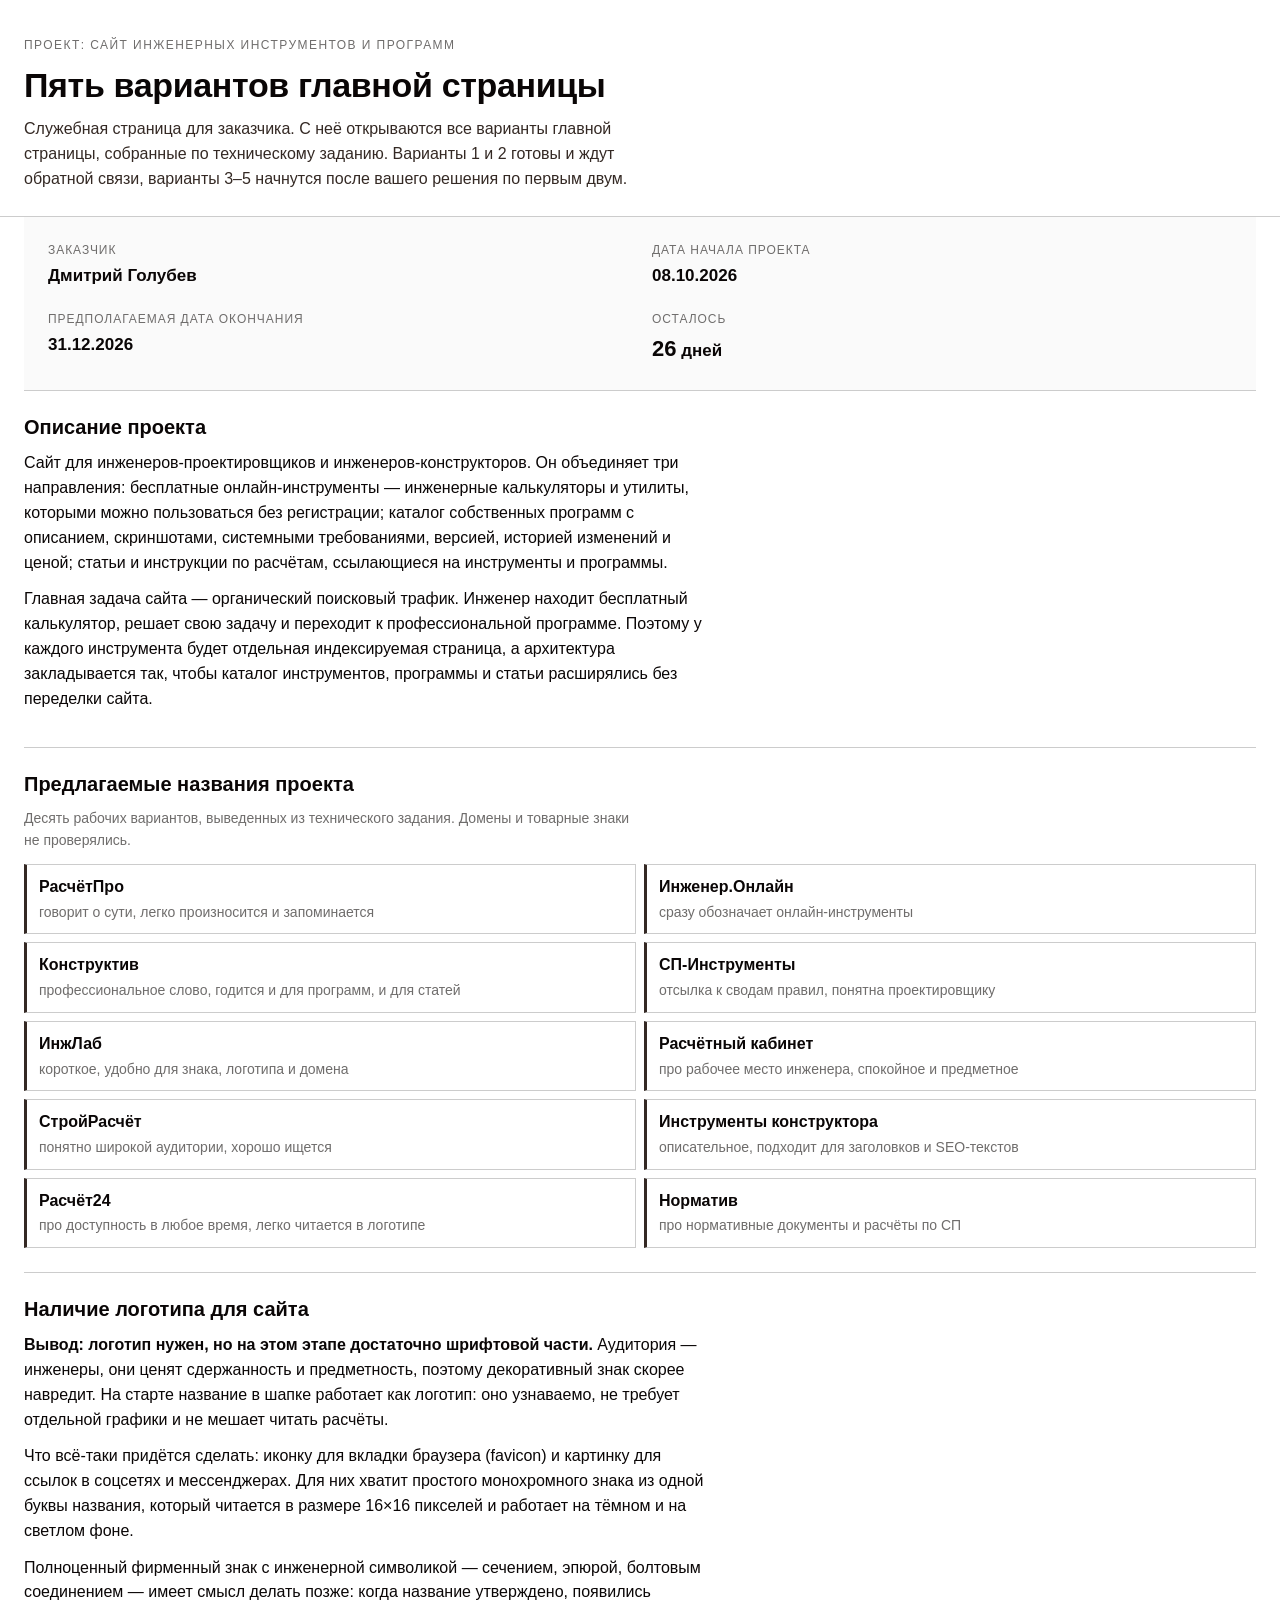
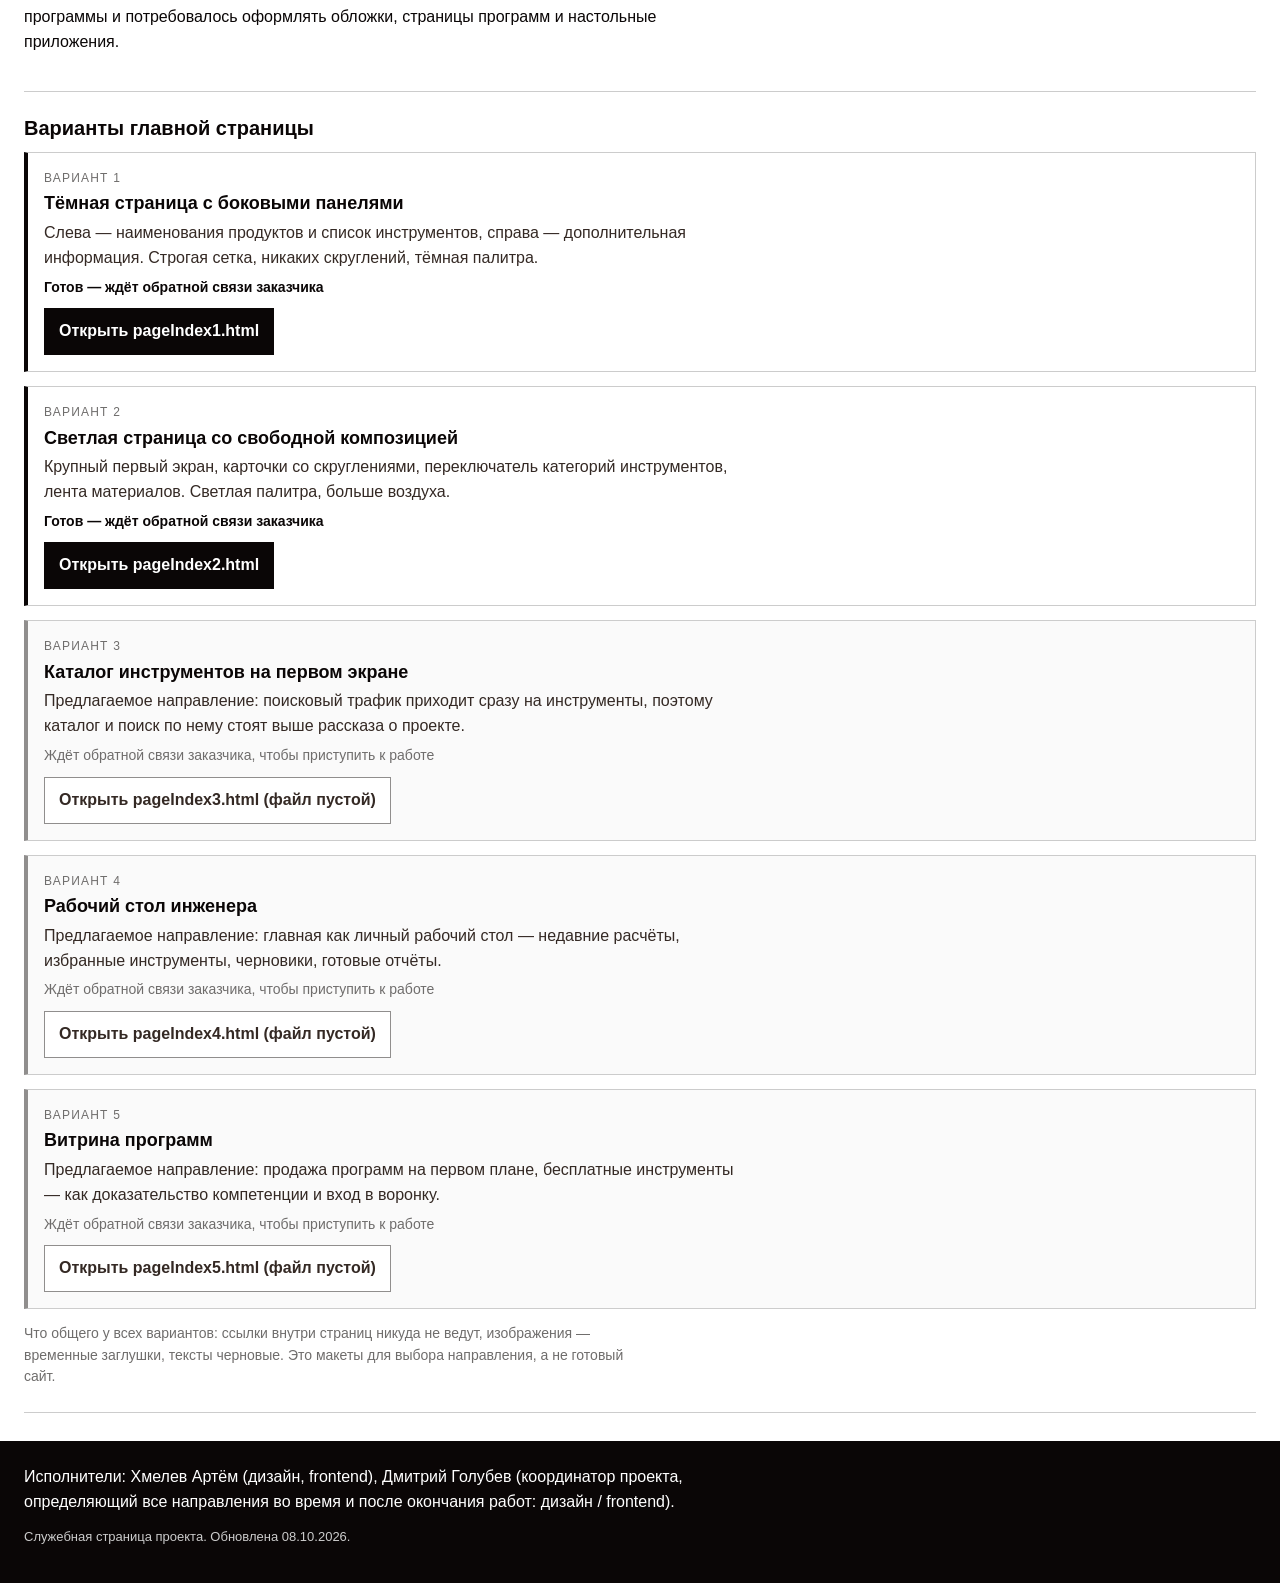
<file: index.html>
<!DOCTYPE html>
<html lang="ru">
<head>
<meta charset="utf-8">
<meta name="viewport" content="width=device-width, initial-scale=1">
<title>Пять вариантов главной страницы — сайт инженерных инструментов</title>
<meta name="description" content="Служебная страница проекта: пять вариантов главной страницы сайта инженерных инструментов, сроки и решения, которые нужны от заказчика.">
<link rel="stylesheet" href="css/index.css">
</head>
<body>

<header class="head">
  <p class="head__kicker">Проект: сайт инженерных инструментов и программ</p>
  <h1 class="head__title">Пять вариантов главной страницы</h1>
  <p class="head__lead">
    Служебная страница для заказчика. С неё открываются все варианты главной страницы,
    собранные по техническому заданию. Варианты 1 и 2 готовы и ждут обратной связи,
    варианты 3–5 начнутся после вашего решения по первым двум.
  </p>
</header>

<main>

  <section class="facts" aria-labelledby="facts-title">
    <h2 class="sr-only" id="facts-title">Ключевые данные проекта</h2>
    <dl class="facts__list">
      <div class="facts__item">
        <dt>Заказчик</dt>
        <dd>Дмитрий Голубев</dd>
      </div>
      <div class="facts__item">
        <dt>Дата начала проекта</dt>
        <dd>08.10.2026</dd>
      </div>
      <div class="facts__item">
        <dt>Предполагаемая дата окончания</dt>
        <dd>31.12.2026</dd>
      </div>
      <div class="facts__item">
        <dt>Осталось</dt>
        <dd>
          <output id="days-left" class="facts__days">—</output>
          <span id="days-left-word">дней</span>
          <noscript><span class="facts__note">(счётчик работает при включённом JavaScript)</span></noscript>
        </dd>
      </div>
    </dl>
  </section>

  <section class="block" aria-labelledby="about-title">
    <h2 id="about-title">Описание проекта</h2>
    <p>
      Сайт для инженеров-проектировщиков и инженеров-конструкторов. Он объединяет три направления:
      бесплатные онлайн-инструменты — инженерные калькуляторы и утилиты, которыми можно пользоваться
      без регистрации; каталог собственных программ с описанием, скриншотами, системными требованиями,
      версией, историей изменений и ценой; статьи и инструкции по расчётам, ссылающиеся на инструменты
      и программы.
    </p>
    <p>
      Главная задача сайта — органический поисковый трафик. Инженер находит бесплатный калькулятор,
      решает свою задачу и переходит к профессиональной программе. Поэтому у каждого инструмента будет
      отдельная индексируемая страница, а архитектура закладывается так, чтобы каталог инструментов,
      программы и статьи расширялись без переделки сайта.
    </p>
  </section>

  <section class="block" aria-labelledby="names-title">
    <h2 id="names-title">Предлагаемые названия проекта</h2>
    <p class="block__lead">Десять рабочих вариантов, выведенных из технического задания. Домены и товарные знаки не проверялись.</p>
    <ol class="names">
      <li><span class="names__name">РасчётПро</span><span class="names__why">говорит о сути, легко произносится и запоминается</span></li>
      <li><span class="names__name">Инженер.Онлайн</span><span class="names__why">сразу обозначает онлайн-инструменты</span></li>
      <li><span class="names__name">Конструктив</span><span class="names__why">профессиональное слово, годится и для программ, и для статей</span></li>
      <li><span class="names__name">СП-Инструменты</span><span class="names__why">отсылка к сводам правил, понятна проектировщику</span></li>
      <li><span class="names__name">ИнжЛаб</span><span class="names__why">короткое, удобно для знака, логотипа и домена</span></li>
      <li><span class="names__name">Расчётный кабинет</span><span class="names__why">про рабочее место инженера, спокойное и предметное</span></li>
      <li><span class="names__name">СтройРасчёт</span><span class="names__why">понятно широкой аудитории, хорошо ищется</span></li>
      <li><span class="names__name">Инструменты конструктора</span><span class="names__why">описательное, подходит для заголовков и SEO-текстов</span></li>
      <li><span class="names__name">Расчёт24</span><span class="names__why">про доступность в любое время, легко читается в логотипе</span></li>
      <li><span class="names__name">Норматив</span><span class="names__why">про нормативные документы и расчёты по СП</span></li>
    </ol>
  </section>

  <section class="block" aria-labelledby="logo-title">
    <h2 id="logo-title">Наличие логотипа для сайта</h2>
    <p>
      <strong>Вывод: логотип нужен, но на этом этапе достаточно шрифтовой части.</strong>
      Аудитория — инженеры, они ценят сдержанность и предметность, поэтому декоративный знак
      скорее навредит. На старте название в шапке работает как логотип: оно узнаваемо, не требует
      отдельной графики и не мешает читать расчёты.
    </p>
    <p>
      Что всё-таки придётся сделать: иконку для вкладки браузера (favicon) и картинку для ссылок
      в соцсетях и мессенджерах. Для них хватит простого монохромного знака из одной буквы названия,
      который читается в размере 16×16 пикселей и работает на тёмном и на светлом фоне.
    </p>
    <p>
      Полноценный фирменный знак с инженерной символикой — сечением, эпюрой, болтовым соединением —
      имеет смысл делать позже: когда название утверждено, появились программы и потребовалось
      оформлять обложки, страницы программ и настольные приложения.
    </p>
  </section>

  <section class="block" aria-labelledby="variants-title">
    <h2 id="variants-title">Варианты главной страницы</h2>
    <ul class="variants">

      <li class="variant variant--ready">
        <p class="variant__num">Вариант 1</p>
        <h3 class="variant__title">Тёмная страница с боковыми панелями</h3>
        <p class="variant__desc">
          Слева — наименования продуктов и список инструментов, справа — дополнительная информация.
          Строгая сетка, никаких скруглений, тёмная палитра.
        </p>
        <p class="variant__status variant__status--ready">Готов — ждёт обратной связи заказчика</p>
        <a class="variant__link" href="pageIndex1.html">Открыть pageIndex1.html</a>
      </li>

      <li class="variant variant--ready">
        <p class="variant__num">Вариант 2</p>
        <h3 class="variant__title">Светлая страница со свободной композицией</h3>
        <p class="variant__desc">
          Крупный первый экран, карточки со скруглениями, переключатель категорий инструментов,
          лента материалов. Светлая палитра, больше воздуха.
        </p>
        <p class="variant__status variant__status--ready">Готов — ждёт обратной связи заказчика</p>
        <a class="variant__link" href="pageIndex2.html">Открыть pageIndex2.html</a>
      </li>

      <li class="variant variant--wait">
        <p class="variant__num">Вариант 3</p>
        <h3 class="variant__title">Каталог инструментов на первом экране</h3>
        <p class="variant__desc">
          Предлагаемое направление: поисковый трафик приходит сразу на инструменты, поэтому каталог
          и поиск по нему стоят выше рассказа о проекте.
        </p>
        <p class="variant__status variant__status--wait">Ждёт обратной связи заказчика, чтобы приступить к работе</p>
        <a class="variant__link" href="pageIndex3.html">Открыть pageIndex3.html (файл пустой)</a>
      </li>

      <li class="variant variant--wait">
        <p class="variant__num">Вариант 4</p>
        <h3 class="variant__title">Рабочий стол инженера</h3>
        <p class="variant__desc">
          Предлагаемое направление: главная как личный рабочий стол — недавние расчёты, избранные
          инструменты, черновики, готовые отчёты.
        </p>
        <p class="variant__status variant__status--wait">Ждёт обратной связи заказчика, чтобы приступить к работе</p>
        <a class="variant__link" href="pageIndex4.html">Открыть pageIndex4.html (файл пустой)</a>
      </li>

      <li class="variant variant--wait">
        <p class="variant__num">Вариант 5</p>
        <h3 class="variant__title">Витрина программ</h3>
        <p class="variant__desc">
          Предлагаемое направление: продажа программ на первом плане, бесплатные инструменты —
          как доказательство компетенции и вход в воронку.
        </p>
        <p class="variant__status variant__status--wait">Ждёт обратной связи заказчика, чтобы приступить к работе</p>
        <a class="variant__link" href="pageIndex5.html">Открыть pageIndex5.html (файл пустой)</a>
      </li>

    </ul>
    <p class="variants__note">
      Что общего у всех вариантов: ссылки внутри страниц никуда не ведут, изображения — временные
      заглушки, тексты черновые. Это макеты для выбора направления, а не готовый сайт.
    </p>
  </section>

</main>

<footer class="foot">
  <p class="foot__people">
    Исполнители: Хмелев Артём (дизайн, frontend), Дмитрий Голубев (координатор проекта,
    определяющий все направления во время и после окончания работ: дизайн / frontend).
  </p>
  <p class="foot__meta">Служебная страница проекта. Обновлена 08.10.2026.</p>
</footer>

<script src="js/index.js"></script>
</body>
</html>
</file>
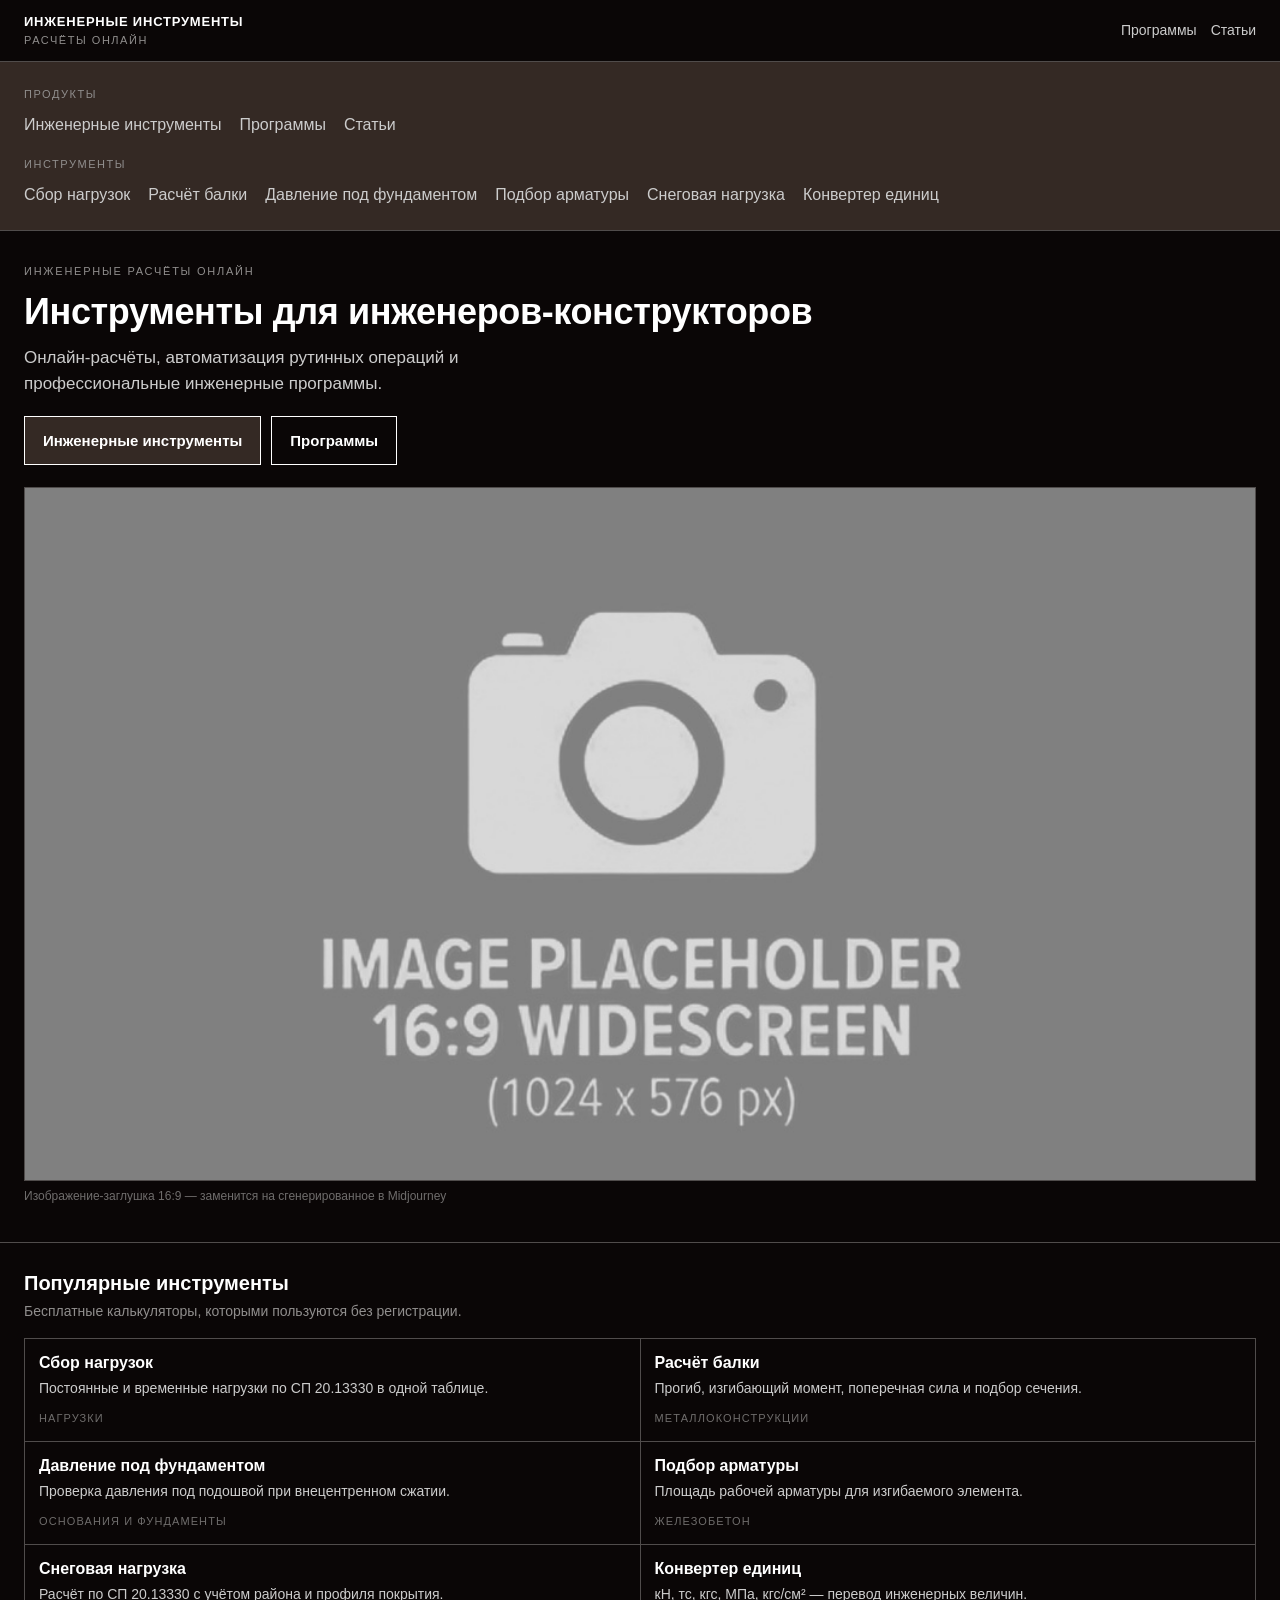
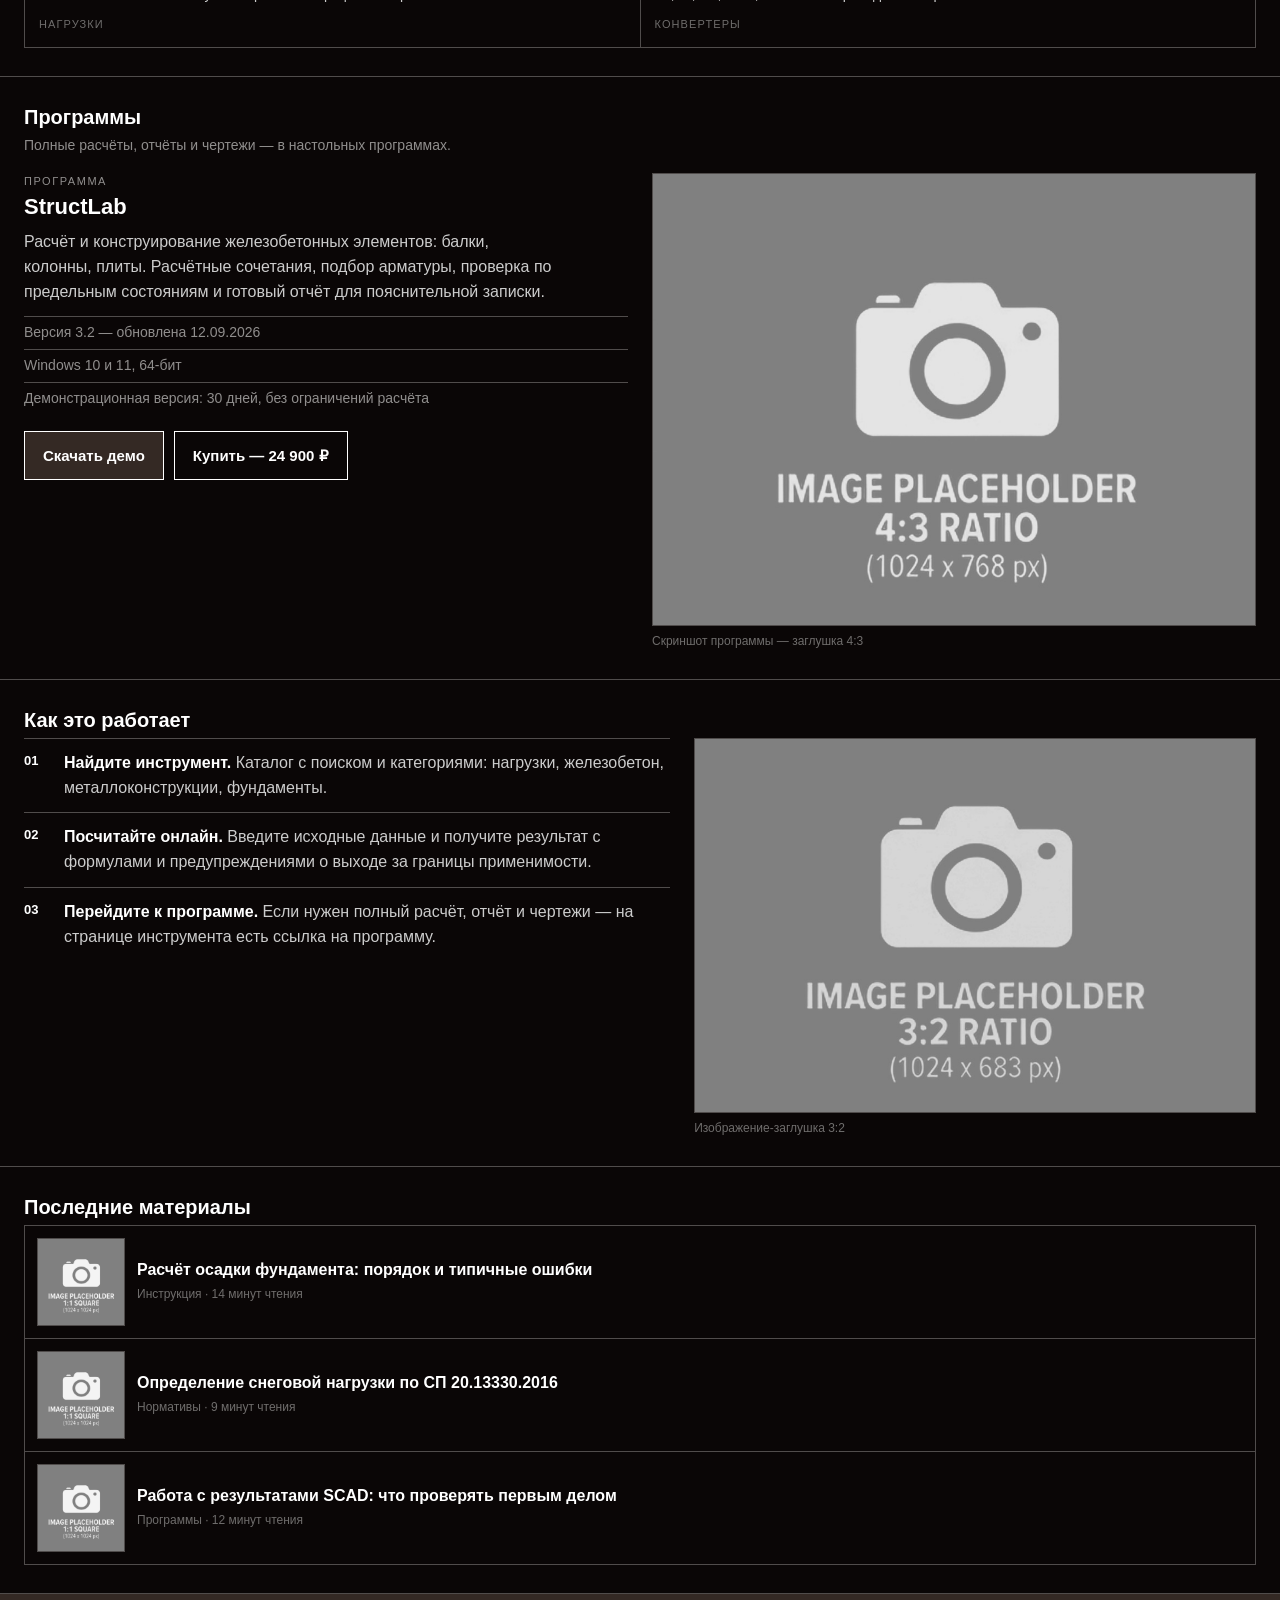
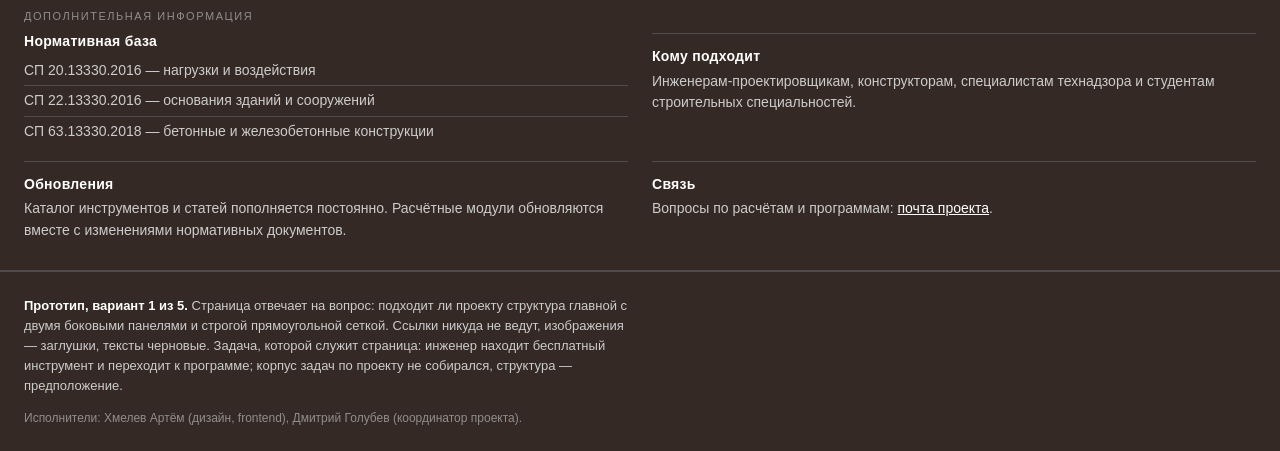
<file: pageIndex1.html>
<!DOCTYPE html>
<html lang="ru">
<head>
<meta charset="utf-8">
<meta name="viewport" content="width=device-width, initial-scale=1">
<title>Вариант 1: тёмная главная с боковыми панелями — инженерные расчёты онлайн</title>
<meta name="description" content="Макет главной страницы: онлайн-инструменты для инженеров-конструкторов, каталог программ и статьи по расчётам.">
<link rel="stylesheet" href="css/pageIndex1.css">
</head>
<body>

<a class="skip" href="#main">Перейти к содержимому</a>

<!-- Шрифтовая часть логотипа: графический знак на этом этапе не делаем -->
<div class="topline">
  <button class="burger" type="button" id="burger" aria-expanded="false" aria-controls="nav-left">
    <span class="burger__bars" aria-hidden="true"></span>
    Меню
  </button>
  <p class="topline__brand">
    <span class="topline__name">ИНЖЕНЕРНЫЕ&nbsp;ИНСТРУМЕНТЫ</span>
    <span class="topline__tag">расчёты онлайн</span>
  </p>
  <p class="topline__side">
    <a class="topline__link" href="#" data-dead>Программы</a>
    <a class="topline__link" href="#" data-dead>Статьи</a>
  </p>
</div>

<div class="layout">

  <!-- ЛЕВАЯ ПАНЕЛЬ: наименования предлагаемых продуктов -->
  <aside class="side side--left" id="nav-left">
    <nav aria-label="Разделы сайта">
      <p class="side__head">Продукты</p>
      <ul class="nav">
        <li><a href="#" data-dead>Инженерные инструменты</a></li>
        <li><a href="#" data-dead>Программы</a></li>
        <li><a href="#" data-dead>Статьи</a></li>
      </ul>

      <p class="side__head">Инструменты</p>
      <ul class="nav nav--tools">
        <li><a href="#" data-dead>Сбор нагрузок</a></li>
        <li><a href="#" data-dead>Расчёт балки</a></li>
        <li><a href="#" data-dead>Давление под фундаментом</a></li>
        <li><a href="#" data-dead>Подбор арматуры</a></li>
        <li><a href="#" data-dead>Снеговая нагрузка</a></li>
        <li><a href="#" data-dead>Конвертер единиц</a></li>
      </ul>
    </nav>
  </aside>

  <main class="content" id="main">

    <section class="hero">
      <p class="hero__kicker">Инженерные расчёты онлайн</p>
      <h1 class="hero__title">Инструменты для инженеров-конструкторов</h1>
      <p class="hero__lead">
        Онлайн-расчёты, автоматизация рутинных операций и профессиональные инженерные программы.
      </p>
      <p class="hero__actions">
        <a class="btn btn--solid" href="#" data-dead>Инженерные инструменты</a>
        <a class="btn btn--ghost" href="#" data-dead>Программы</a>
      </p>

      <figure class="shot shot--16x9">
        <!--
          MIDJOURNEY (hero, 16:9):
          Dark editorial photograph of a structural engineer's workspace at night: rolled technical
          drawings, scientific calculator, laptop showing a beam diagram, near-black and warm brown
          tones, muted grey concrete wall, soft directional light, no faces, no readable text,
          photorealistic, 35mm, --ar 16:9 --style raw
        -->
        <img src="img/pageIndex1/3.jpg" alt="Заглушка вместо фотографии рабочего места инженера-конструктора"
             width="1024" height="576">
        <figcaption>Изображение-заглушка 16:9 — заменится на сгенерированное в Midjourney</figcaption>
      </figure>
    </section>

    <section class="band" aria-labelledby="tools-title">
      <h2 class="band__title" id="tools-title">Популярные инструменты</h2>
      <p class="band__lead">Бесплатные калькуляторы, которыми пользуются без регистрации.</p>

      <ul class="cards">
        <li class="card">
          <h3 class="card__title"><a href="#" data-dead>Сбор нагрузок</a></h3>
          <p class="card__text">Постоянные и временные нагрузки по СП&nbsp;20.13330 в одной таблице.</p>
          <p class="card__cat">Нагрузки</p>
        </li>
        <li class="card">
          <h3 class="card__title"><a href="#" data-dead>Расчёт балки</a></h3>
          <p class="card__text">Прогиб, изгибающий момент, поперечная сила и подбор сечения.</p>
          <p class="card__cat">Металлоконструкции</p>
        </li>
        <li class="card">
          <h3 class="card__title"><a href="#" data-dead>Давление под фундаментом</a></h3>
          <p class="card__text">Проверка давления под подошвой при внецентренном сжатии.</p>
          <p class="card__cat">Основания и фундаменты</p>
        </li>
        <li class="card">
          <h3 class="card__title"><a href="#" data-dead>Подбор арматуры</a></h3>
          <p class="card__text">Площадь рабочей арматуры для изгибаемого элемента.</p>
          <p class="card__cat">Железобетон</p>
        </li>
        <li class="card">
          <h3 class="card__title"><a href="#" data-dead>Снеговая нагрузка</a></h3>
          <p class="card__text">Расчёт по СП&nbsp;20.13330 с учётом района и профиля покрытия.</p>
          <p class="card__cat">Нагрузки</p>
        </li>
        <li class="card">
          <h3 class="card__title"><a href="#" data-dead>Конвертер единиц</a></h3>
          <p class="card__text">кН, тс, кгс, МПа, кгс/см² — перевод инженерных величин.</p>
          <p class="card__cat">Конвертеры</p>
        </li>
      </ul>
    </section>

    <section class="band" aria-labelledby="software-title">
      <h2 class="band__title" id="software-title">Программы</h2>
      <p class="band__lead">Полные расчёты, отчёты и чертежи — в настольных программах.</p>

      <article class="program">
        <div class="program__body">
          <p class="program__label">Программа</p>
          <h3 class="program__name">StructLab</h3>
          <p class="program__text">
            Расчёт и конструирование железобетонных элементов: балки, колонны, плиты.
            Расчётные сочетания, подбор арматуры, проверка по предельным состояниям
            и готовый отчёт для пояснительной записки.
          </p>
          <ul class="program__spec">
            <li>Версия 3.2 — обновлена 12.09.2026</li>
            <li>Windows 10 и 11, 64-бит</li>
            <li>Демонстрационная версия: 30 дней, без ограничений расчёта</li>
          </ul>
          <p class="program__actions">
            <a class="btn btn--solid" href="#" data-dead>Скачать демо</a>
            <a class="btn btn--ghost" href="#" data-dead>Купить — 24 900 ₽</a>
          </p>
        </div>

        <figure class="shot shot--4x3 program__shot">
          <!--
            MIDJOURNEY (интерфейс программы, 4:3):
            Dark-themed engineering software interface mockup: tables of load values, a beam
            deflection diagram and a rebar schedule, near-black and warm brown UI, thin grey
            dividers, monospaced numbers, no readable text, slight perspective, --ar 4:3
          -->
          <img src="img/pageIndex1/2.jpg" alt="Заглушка вместо скриншота программы StructLab"
               width="1024" height="768">
          <figcaption>Скриншот программы — заглушка 4:3</figcaption>
        </figure>
      </article>
    </section>

    <section class="band band--steps" aria-labelledby="steps-title">
      <h2 class="band__title" id="steps-title">Как это работает</h2>
      <div class="steps">
        <ol class="steps__list">
          <li><strong>Найдите инструмент.</strong> Каталог с поиском и категориями: нагрузки, железобетон, металлоконструкции, фундаменты.</li>
          <li><strong>Посчитайте онлайн.</strong> Введите исходные данные и получите результат с формулами и предупреждениями о выходе за границы применимости.</li>
          <li><strong>Перейдите к программе.</strong> Если нужен полный расчёт, отчёт и чертежи — на странице инструмента есть ссылка на программу.</li>
        </ol>

        <figure class="shot shot--3x2 steps__shot">
          <!--
            MIDJOURNEY (стройка, 3:2):
            Close-up of reinforced concrete foundation reinforcement and formwork on a construction
            site, overcast light, desaturated near-black and warm brown palette, technical
            documentary photography, no people, no text, --ar 3:2
          -->
          <img src="img/pageIndex1/4.jpg" alt="Заглушка вместо фотографии армирования фундамента"
               width="1024" height="683">
          <figcaption>Изображение-заглушка 3:2</figcaption>
        </figure>
      </div>
    </section>

    <section class="band" aria-labelledby="articles-title">
      <h2 class="band__title" id="articles-title">Последние материалы</h2>

      <ul class="posts">
        <li class="post">
          <figure class="shot shot--1x1 post__thumb">
            <!--
              MIDJOURNEY (миниатюра статьи, 1:1):
              Minimal square technical illustration of a simply supported beam with a uniformly
              distributed load and its bending moment diagram, thin white lines on near-black
              background, engineering drawing style, no text, --ar 1:1
            -->
            <img src="img/pageIndex1/1.jpg" alt="Заглушка миниатюры статьи о расчёте балки"
                 width="1024" height="1024">
          </figure>
          <div class="post__body">
            <h3 class="post__title"><a href="#" data-dead>Расчёт осадки фундамента: порядок и типичные ошибки</a></h3>
            <p class="post__meta">Инструкция · 14 минут чтения</p>
          </div>
        </li>
        <li class="post">
          <figure class="shot shot--1x1 post__thumb">
            <img src="img/pageIndex1/1.jpg" alt="Заглушка миниатюры статьи о снеговой нагрузке"
                 width="1024" height="1024">
          </figure>
          <div class="post__body">
            <h3 class="post__title"><a href="#" data-dead>Определение снеговой нагрузки по СП&nbsp;20.13330.2016</a></h3>
            <p class="post__meta">Нормативы · 9 минут чтения</p>
          </div>
        </li>
        <li class="post">
          <figure class="shot shot--1x1 post__thumb">
            <img src="img/pageIndex1/1.jpg" alt="Заглушка миниатюры статьи о результатах SCAD"
                 width="1024" height="1024">
          </figure>
          <div class="post__body">
            <h3 class="post__title"><a href="#" data-dead>Работа с результатами SCAD: что проверять первым делом</a></h3>
            <p class="post__meta">Программы · 12 минут чтения</p>
          </div>
        </li>
      </ul>
    </section>

  </main>

  <!-- ПРАВАЯ ПАНЕЛЬ: дополнительная информация -->
  <aside class="side side--right">
    <p class="side__head">Дополнительная информация</p>

    <section class="info">
      <h2 class="info__title">Нормативная база</h2>
      <ul class="info__list">
        <li>СП&nbsp;20.13330.2016 — нагрузки и воздействия</li>
        <li>СП&nbsp;22.13330.2016 — основания зданий и сооружений</li>
        <li>СП&nbsp;63.13330.2018 — бетонные и железобетонные конструкции</li>
      </ul>
    </section>

    <section class="info">
      <h2 class="info__title">Кому подходит</h2>
      <p class="info__text">
        Инженерам-проектировщикам, конструкторам, специалистам технадзора
        и студентам строительных специальностей.
      </p>
    </section>

    <section class="info">
      <h2 class="info__title">Обновления</h2>
      <p class="info__text">
        Каталог инструментов и статей пополняется постоянно. Расчётные модули обновляются
        вместе с изменениями нормативных документов.
      </p>
    </section>

    <section class="info">
      <h2 class="info__title">Связь</h2>
      <p class="info__text">
        Вопросы по расчётам и программам: <a href="#" data-dead>почта проекта</a>.
      </p>
    </section>
  </aside>

</div>

<footer class="foot">
  <p class="foot__note">
    <strong>Прототип, вариант 1 из 5.</strong> Страница отвечает на вопрос: подходит ли проекту
    структура главной с двумя боковыми панелями и строгой прямоугольной сеткой.
    Ссылки никуда не ведут, изображения — заглушки, тексты черновые.
    Задача, которой служит страница: инженер находит бесплатный инструмент и переходит
    к программе; корпус задач по проекту не собирался, структура — предположение.
  </p>
  <p class="foot__meta">Исполнители: Хмелев Артём (дизайн, frontend), Дмитрий Голубев (координатор проекта).</p>
</footer>

<script src="js/pageIndex1.js"></script>
</body>
</html>
</file>
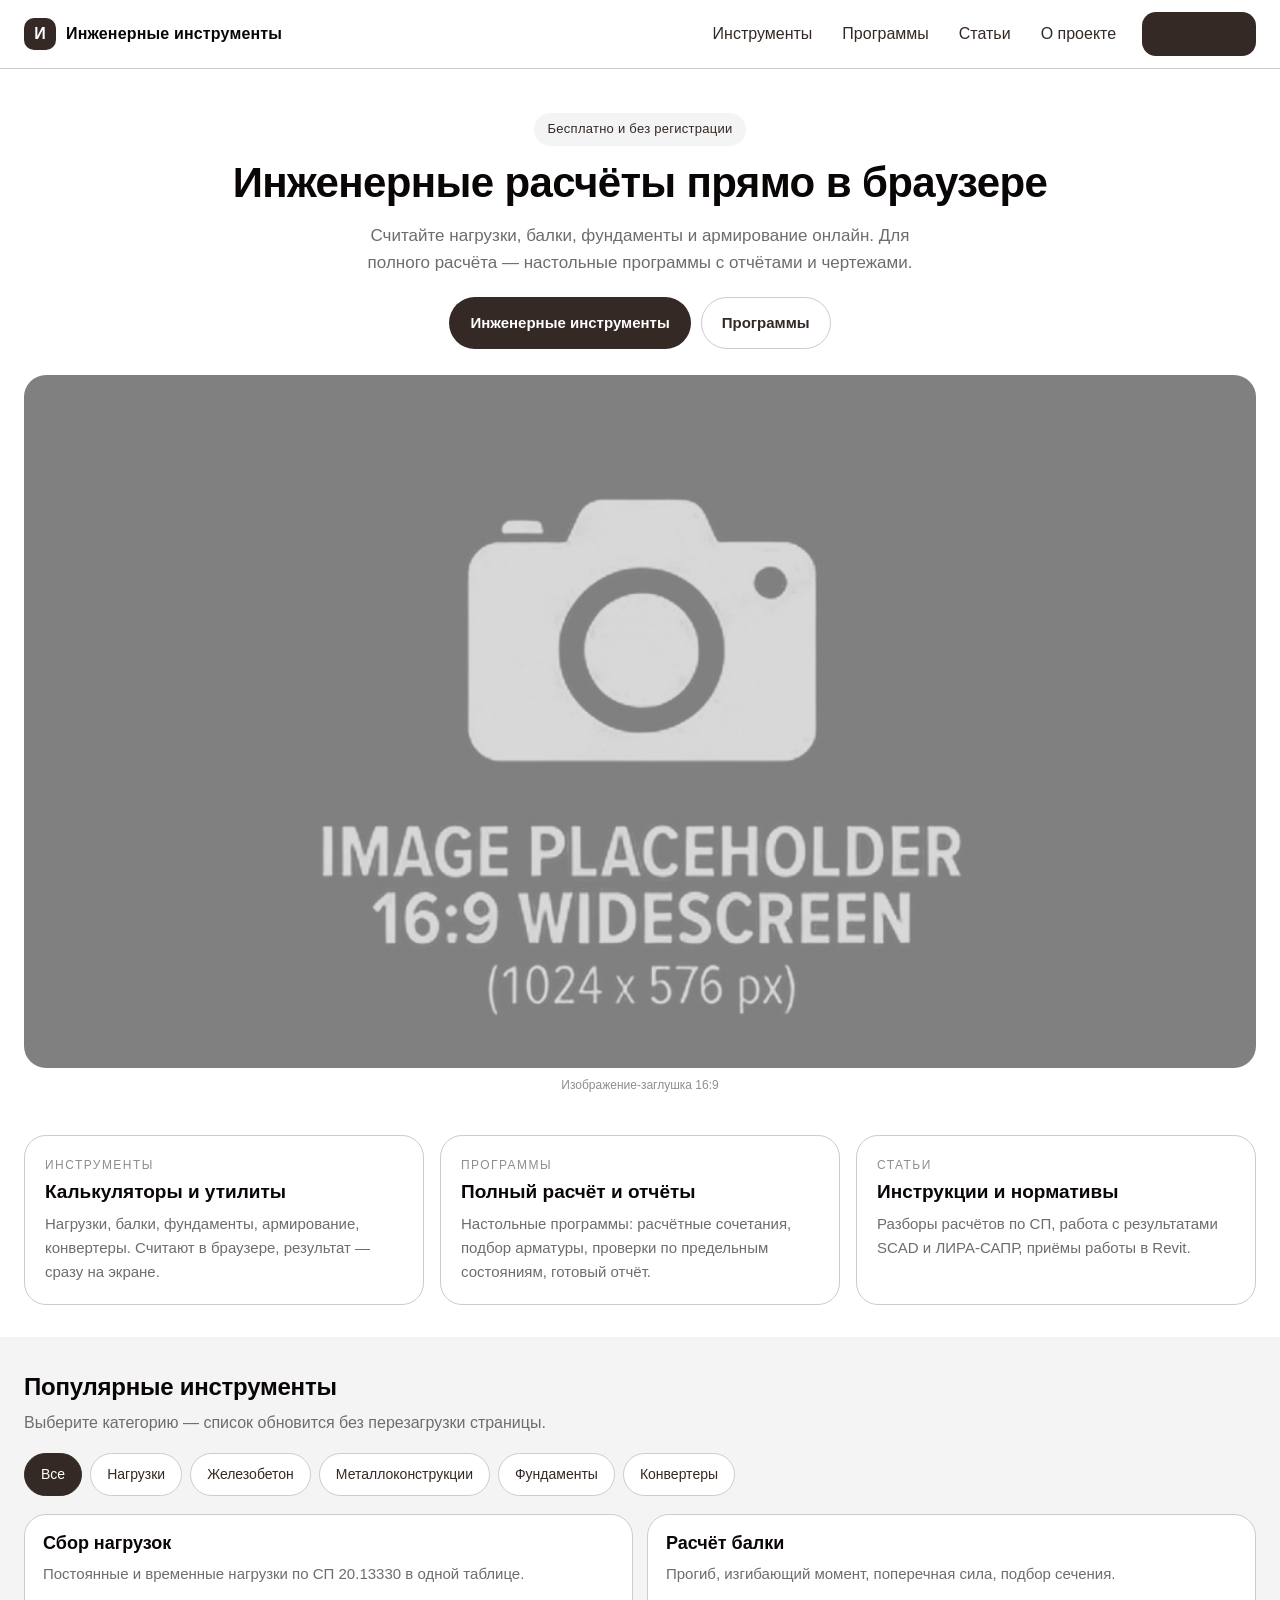
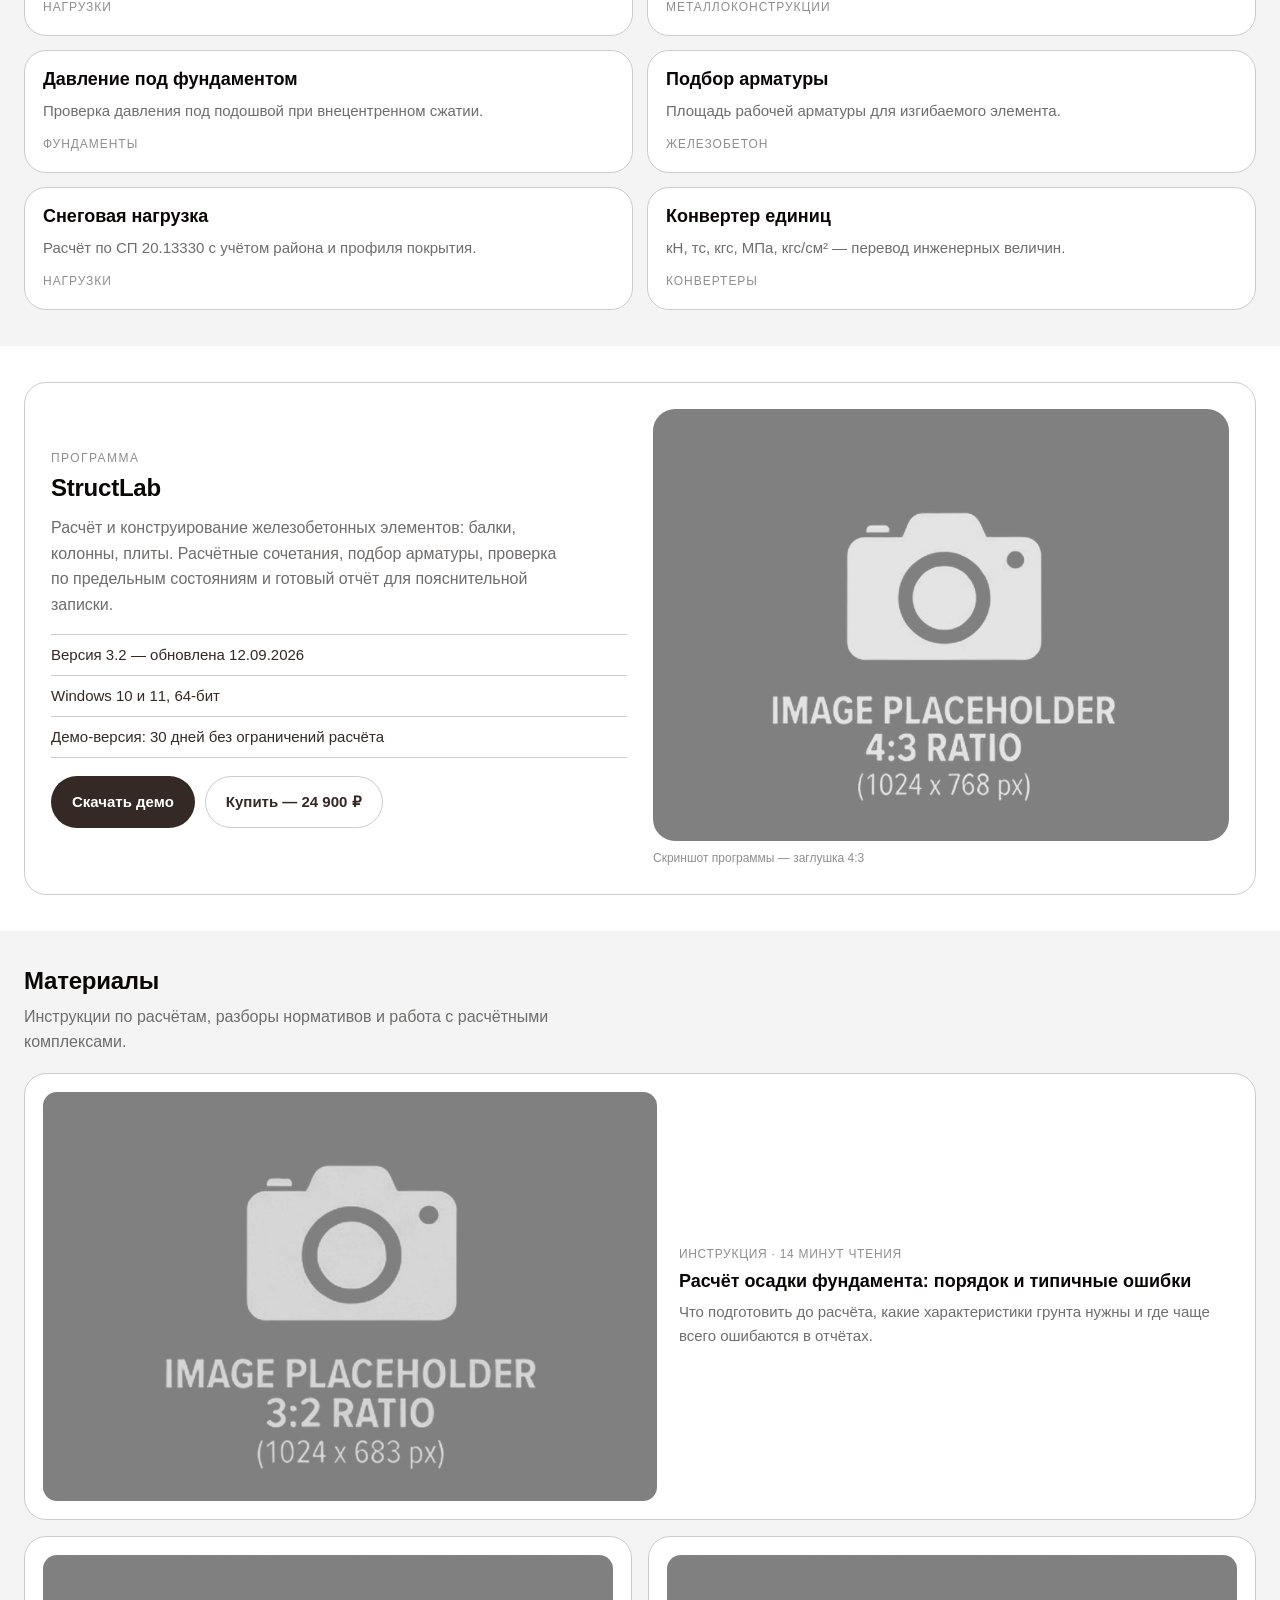
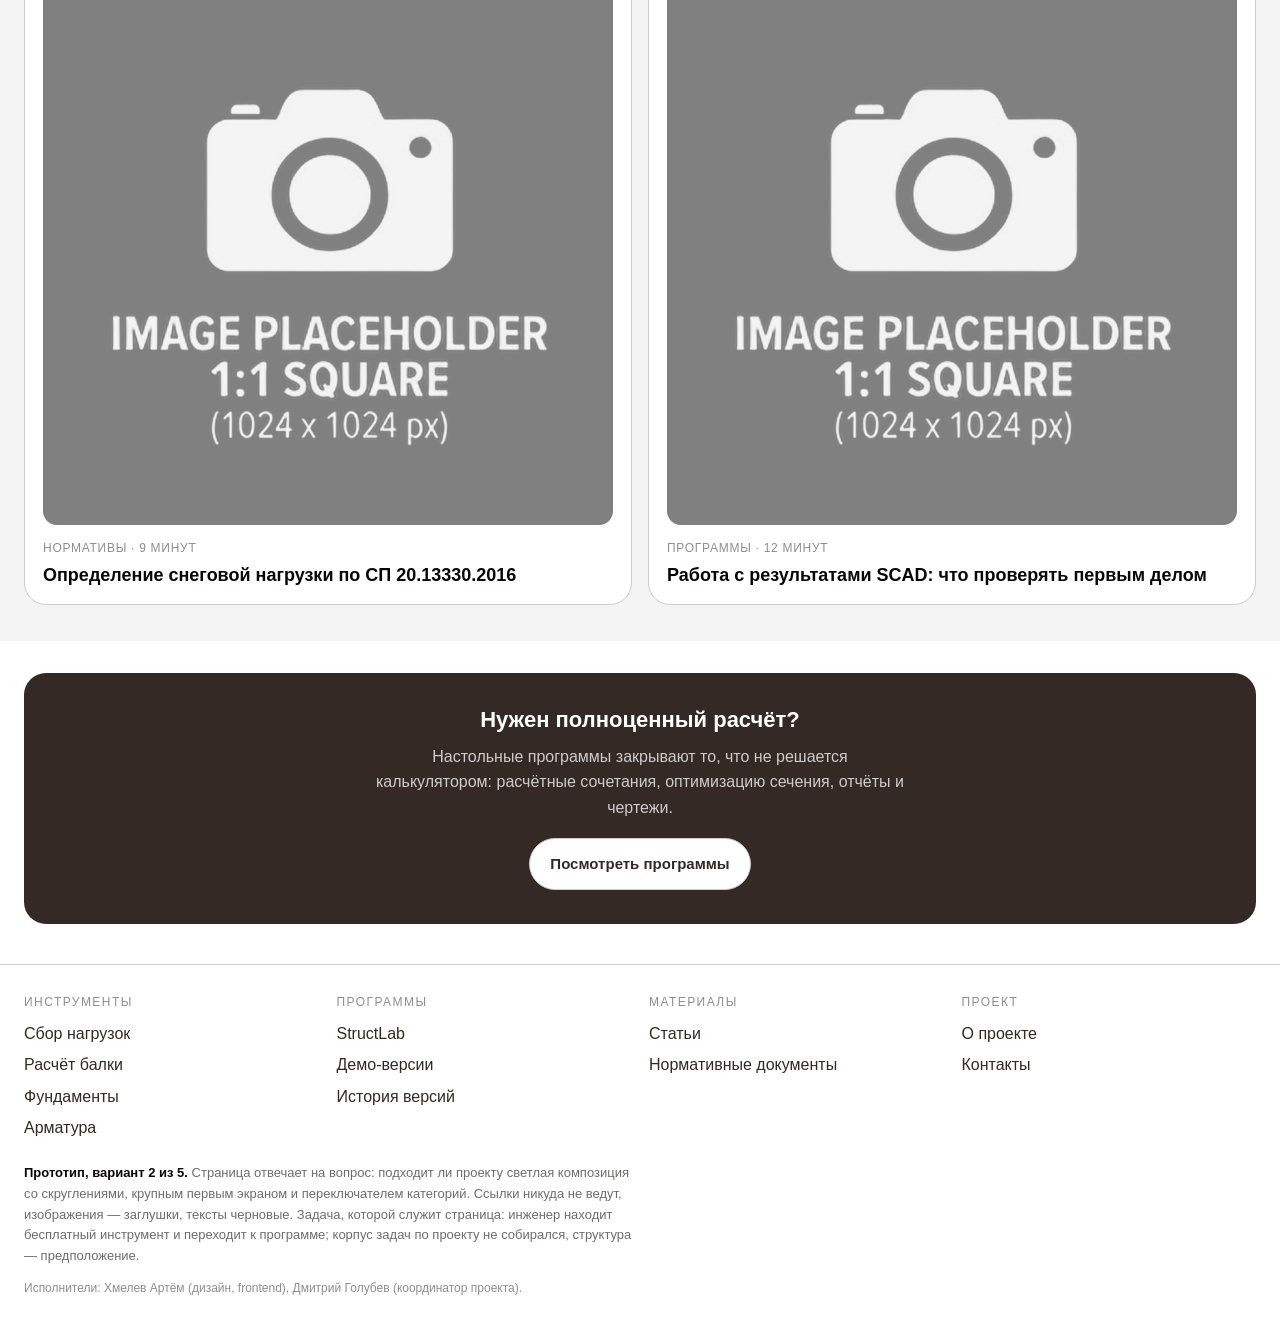
<file: pageIndex2.html>
<!DOCTYPE html>
<html lang="ru">
<head>
<meta charset="utf-8">
<meta name="viewport" content="width=device-width, initial-scale=1">
<title>Вариант 2: светлая главная со свободной композицией — инженерные расчёты онлайн</title>
<meta name="description" content="Макет главной страницы: калькуляторы для инженеров в браузере, каталог программ и статьи по расчётам.">
<link rel="stylesheet" href="css/pageIndex2.css">
</head>
<body>

<a class="skip" href="#main">Перейти к содержимому</a>

<header class="bar">
  <p class="bar__brand">
    <span class="bar__mark" aria-hidden="true">И</span>
    <span class="bar__text">Инженерные инструменты</span>
  </p>

  <button class="bar__burger" type="button" id="burger" aria-expanded="false" aria-controls="bar-nav">
    <span class="bar__burger-bars" aria-hidden="true"></span>
    Меню
  </button>

  <nav class="bar__nav" id="bar-nav" aria-label="Разделы сайта">
    <a href="#" data-dead>Инструменты</a>
    <a href="#" data-dead>Программы</a>
    <a href="#" data-dead>Статьи</a>
    <a href="#" data-dead>О проекте</a>
    <a class="btn btn--dark bar__cta" href="#" data-dead>Программы</a>
  </nav>
</header>

<main id="main">

  <section class="hero">
    <p class="hero__kicker">Бесплатно и без регистрации</p>
    <h1 class="hero__title">Инженерные расчёты прямо в браузере</h1>
    <p class="hero__lead">
      Считайте нагрузки, балки, фундаменты и армирование онлайн. Для полного расчёта —
      настольные программы с отчётами и чертежами.
    </p>
    <p class="hero__actions">
      <a class="btn btn--dark" href="#" data-dead>Инженерные инструменты</a>
      <a class="btn btn--light" href="#" data-dead>Программы</a>
    </p>

    <figure class="shot shot--16x9 hero__shot">
      <!--
        MIDJOURNEY (первый экран, 16:9):
        Bright modern workspace of a structural engineer: laptop with a structural analysis model
        on screen, technical drawings, steel ruler and calculator on a white desk, soft daylight
        from a window, calm neutral palette with warm brown accents, no faces, no readable text,
        photorealistic, --ar 16:9 --style raw
      -->
      <img src="img/pageIndex2/3.jpg" alt="Заглушка вместо фотографии рабочего места инженера"
           width="1024" height="576">
      <figcaption>Изображение-заглушка 16:9</figcaption>
    </figure>
  </section>

  <section class="directions" aria-label="Три направления сайта">
    <article class="tile">
      <p class="tile__label">Инструменты</p>
      <h2 class="tile__title">Калькуляторы и утилиты</h2>
      <p class="tile__text">Нагрузки, балки, фундаменты, армирование, конвертеры. Считают в браузере, результат — сразу на экране.</p>
    </article>
    <article class="tile">
      <p class="tile__label">Программы</p>
      <h2 class="tile__title">Полный расчёт и отчёты</h2>
      <p class="tile__text">Настольные программы: расчётные сочетания, подбор арматуры, проверки по предельным состояниям, готовый отчёт.</p>
    </article>
    <article class="tile">
      <p class="tile__label">Статьи</p>
      <h2 class="tile__title">Инструкции и нормативы</h2>
      <p class="tile__text">Разборы расчётов по СП, работа с результатами SCAD и ЛИРА-САПР, приёмы работы в Revit.</p>
    </article>
  </section>

  <section class="tools" aria-labelledby="tools-title">
    <h2 class="section-title" id="tools-title">Популярные инструменты</h2>
    <p class="section-lead">Выберите категорию — список обновится без перезагрузки страницы.</p>

    <div class="pills" role="group" aria-label="Категории инструментов">
      <button class="pill is-active" type="button" data-filter="all" aria-pressed="true">Все</button>
      <button class="pill" type="button" data-filter="loads" aria-pressed="false">Нагрузки</button>
      <button class="pill" type="button" data-filter="concrete" aria-pressed="false">Железобетон</button>
      <button class="pill" type="button" data-filter="steel" aria-pressed="false">Металлоконструкции</button>
      <button class="pill" type="button" data-filter="foundation" aria-pressed="false">Фундаменты</button>
      <button class="pill" type="button" data-filter="convert" aria-pressed="false">Конвертеры</button>
    </div>

    <ul class="tool-grid" id="tool-grid">
      <li class="tool" data-cat="loads">
        <h3 class="tool__title"><a href="#" data-dead>Сбор нагрузок</a></h3>
        <p class="tool__text">Постоянные и временные нагрузки по СП&nbsp;20.13330 в одной таблице.</p>
        <p class="tool__cat">Нагрузки</p>
      </li>
      <li class="tool" data-cat="steel">
        <h3 class="tool__title"><a href="#" data-dead>Расчёт балки</a></h3>
        <p class="tool__text">Прогиб, изгибающий момент, поперечная сила, подбор сечения.</p>
        <p class="tool__cat">Металлоконструкции</p>
      </li>
      <li class="tool" data-cat="foundation">
        <h3 class="tool__title"><a href="#" data-dead>Давление под фундаментом</a></h3>
        <p class="tool__text">Проверка давления под подошвой при внецентренном сжатии.</p>
        <p class="tool__cat">Фундаменты</p>
      </li>
      <li class="tool" data-cat="concrete">
        <h3 class="tool__title"><a href="#" data-dead>Подбор арматуры</a></h3>
        <p class="tool__text">Площадь рабочей арматуры для изгибаемого элемента.</p>
        <p class="tool__cat">Железобетон</p>
      </li>
      <li class="tool" data-cat="loads">
        <h3 class="tool__title"><a href="#" data-dead>Снеговая нагрузка</a></h3>
        <p class="tool__text">Расчёт по СП&nbsp;20.13330 с учётом района и профиля покрытия.</p>
        <p class="tool__cat">Нагрузки</p>
      </li>
      <li class="tool" data-cat="convert">
        <h3 class="tool__title"><a href="#" data-dead>Конвертер единиц</a></h3>
        <p class="tool__text">кН, тс, кгс, МПа, кгс/см² — перевод инженерных величин.</p>
        <p class="tool__cat">Конвертеры</p>
      </li>
    </ul>
    <p class="tools__empty" id="tools-empty" hidden>В этой категории инструменты появятся позже.</p>
  </section>

  <section class="showcase" aria-labelledby="software-title">
    <div class="showcase__panel">
      <div class="showcase__body">
        <p class="showcase__label">Программа</p>
        <h2 class="section-title" id="software-title">StructLab</h2>
        <p class="showcase__text">
          Расчёт и конструирование железобетонных элементов: балки, колонны, плиты.
          Расчётные сочетания, подбор арматуры, проверка по предельным состояниям
          и готовый отчёт для пояснительной записки.
        </p>
        <ul class="showcase__spec">
          <li>Версия 3.2 — обновлена 12.09.2026</li>
          <li>Windows 10 и 11, 64-бит</li>
          <li>Демо-версия: 30 дней без ограничений расчёта</li>
        </ul>
        <p class="showcase__actions">
          <a class="btn btn--dark" href="#" data-dead>Скачать демо</a>
          <a class="btn btn--light" href="#" data-dead>Купить — 24 900 ₽</a>
        </p>
      </div>

      <figure class="shot shot--4x3 showcase__shot">
        <!--
          MIDJOURNEY (интерфейс программы, 4:3):
          Clean engineering software interface on a laptop screen: rebar schedule table, beam
          cross-section drawing and result summary cards, light UI with warm brown accents,
          monospaced numbers, no readable text, slight perspective, --ar 4:3
        -->
        <img src="img/pageIndex2/2.jpg" alt="Заглушка вместо скриншота программы StructLab"
             width="1024" height="768">
        <figcaption>Скриншот программы — заглушка 4:3</figcaption>
      </figure>
    </div>
  </section>

  <section class="articles" aria-labelledby="articles-title">
    <h2 class="section-title" id="articles-title">Материалы</h2>
    <p class="section-lead">Инструкции по расчётам, разборы нормативов и работа с расчётными комплексами.</p>

    <div class="post-grid">
      <article class="post post--feature">
        <figure class="shot shot--3x2 post__shot">
          <!--
            MIDJOURNEY (обложка статьи, 3:2):
            Foundation construction site at dusk: concrete footing, rebar cage and formwork,
            engineer's tripod level in the foreground, cool grey and warm brown tones, calm
            documentary photography, no people, no text, --ar 3:2
          -->
          <img src="img/pageIndex2/4.jpg" alt="Заглушка обложки статьи об осадке фундамента"
               width="1024" height="683">
        </figure>
        <div class="post__body">
          <p class="post__meta">Инструкция · 14 минут чтения</p>
          <h3 class="post__title"><a href="#" data-dead>Расчёт осадки фундамента: порядок и типичные ошибки</a></h3>
          <p class="post__text">Что подготовить до расчёта, какие характеристики грунта нужны и где чаще всего ошибаются в отчётах.</p>
        </div>
      </article>

      <article class="post">
        <figure class="shot shot--1x1 post__thumb">
          <!--
            MIDJOURNEY (миниатюра, 1:1):
            Minimal square technical drawing of a pitched roof with snow load arrows, thin dark
            lines on white background, engineering sketch style, no text, --ar 1:1
          -->
          <img src="img/pageIndex2/1.jpg" alt="Заглушка миниатюры статьи о снеговой нагрузке"
               width="1024" height="1024">
        </figure>
        <div class="post__body">
          <p class="post__meta">Нормативы · 9 минут</p>
          <h3 class="post__title"><a href="#" data-dead>Определение снеговой нагрузки по СП&nbsp;20.13330.2016</a></h3>
        </div>
      </article>

      <article class="post">
        <figure class="shot shot--1x1 post__thumb">
          <img src="img/pageIndex2/1.jpg" alt="Заглушка миниатюры статьи о результатах SCAD"
               width="1024" height="1024">
        </figure>
        <div class="post__body">
          <p class="post__meta">Программы · 12 минут</p>
          <h3 class="post__title"><a href="#" data-dead>Работа с результатами SCAD: что проверять первым делом</a></h3>
        </div>
      </article>
    </div>
  </section>

  <section class="cta">
    <div class="cta__inner">
      <h2 class="cta__title">Нужен полноценный расчёт?</h2>
      <p class="cta__text">
        Настольные программы закрывают то, что не решается калькулятором: расчётные сочетания,
        оптимизацию сечения, отчёты и чертежи.
      </p>
      <p class="cta__actions">
        <a class="btn btn--light" href="#" data-dead>Посмотреть программы</a>
      </p>
    </div>
  </section>

</main>

<footer class="foot">
  <div class="foot__cols">
    <div class="foot__col">
      <p class="foot__head">Инструменты</p>
      <ul>
        <li><a href="#" data-dead>Сбор нагрузок</a></li>
        <li><a href="#" data-dead>Расчёт балки</a></li>
        <li><a href="#" data-dead>Фундаменты</a></li>
        <li><a href="#" data-dead>Арматура</a></li>
      </ul>
    </div>
    <div class="foot__col">
      <p class="foot__head">Программы</p>
      <ul>
        <li><a href="#" data-dead>StructLab</a></li>
        <li><a href="#" data-dead>Демо-версии</a></li>
        <li><a href="#" data-dead>История версий</a></li>
      </ul>
    </div>
    <div class="foot__col">
      <p class="foot__head">Материалы</p>
      <ul>
        <li><a href="#" data-dead>Статьи</a></li>
        <li><a href="#" data-dead>Нормативные документы</a></li>
      </ul>
    </div>
    <div class="foot__col">
      <p class="foot__head">Проект</p>
      <ul>
        <li><a href="#" data-dead>О проекте</a></li>
        <li><a href="#" data-dead>Контакты</a></li>
      </ul>
    </div>
  </div>

  <p class="foot__note">
    <strong>Прототип, вариант 2 из 5.</strong> Страница отвечает на вопрос: подходит ли проекту
    светлая композиция со скруглениями, крупным первым экраном и переключателем категорий.
    Ссылки никуда не ведут, изображения — заглушки, тексты черновые.
    Задача, которой служит страница: инженер находит бесплатный инструмент и переходит
    к программе; корпус задач по проекту не собирался, структура — предположение.
  </p>
  <p class="foot__meta">Исполнители: Хмелев Артём (дизайн, frontend), Дмитрий Голубев (координатор проекта).</p>
</footer>

<script src="js/pageIndex2.js"></script>
</body>
</html>
</file>
<file: css/index.css>
/* ============================================================
   index.css — служебная страница со списком вариантов главной
   Палитра проекта: #0A0606 #342924 #504C4B #6F6D6C #908E8D #cccccc #ffffff
   Три диапазона ширины: до 768 px, 769–1280 px, шире 1280 px.
   ============================================================ */

:root {
  --ink: #0A0606;
  --ink-soft: #342924;
  --mid: #504C4B;
  --muted: #6F6D6C;
  --line: #cccccc;
  --line-soft: #908E8D;
  --paper: #ffffff;
}

*,
*::before,
*::after { box-sizing: border-box; }

html { -webkit-text-size-adjust: 100%; }

body {
  margin: 0;
  background: var(--paper);
  color: var(--ink);
  font: 16px/1.55 "Segoe UI", Tahoma, Arial, sans-serif;
}

h1, h2, h3 { line-height: 1.2; margin: 0; }
p { margin: 0 0 12px; }
ul, ol, dl, dd { margin: 0; padding: 0; }
li { list-style: none; }

.sr-only {
  position: absolute; width: 1px; height: 1px;
  overflow: hidden; clip: rect(0 0 0 0); white-space: nowrap;
}

/* ---------- Шапка ---------- */

.head {
  padding: 28px 16px 20px;
  border-bottom: 1px solid var(--line);
}

.head__kicker {
  margin: 0 0 10px;
  font-size: 12px;
  letter-spacing: .12em;
  text-transform: uppercase;
  color: var(--muted);
}

.head__title {
  font-size: 28px;
  font-weight: 700;
  letter-spacing: -.01em;
}

.head__lead {
  margin: 12px 0 0;
  max-width: 70ch;
  color: var(--ink-soft);
}

/* ---------- Ключевые данные ---------- */

.facts {
  padding: 20px 16px;
  border-bottom: 1px solid var(--line);
  background: #fafafa;
}

.facts__list {
  display: grid;
  gap: 16px;
}

.facts__item dt {
  font-size: 12px;
  letter-spacing: .08em;
  text-transform: uppercase;
  color: var(--muted);
  margin-bottom: 4px;
}

.facts__item dd {
  font-size: 17px;
  font-weight: 600;
  color: var(--ink);
}

.facts__days {
  font-variant-numeric: tabular-nums;
  font-size: 22px;
}

.facts__note { color: var(--muted); font-weight: 400; font-size: 13px; }

/* ---------- Блоки ---------- */

main { padding: 0 16px 24px; }

.block {
  padding: 24px 0;
  border-bottom: 1px solid var(--line);
}

.block h2 {
  font-size: 20px;
  margin-bottom: 12px;
}

.block__lead { color: var(--muted); font-size: 14px; }

.block p { max-width: 78ch; }

/* ---------- Названия проекта ---------- */

.names { display: grid; gap: 2px; }

.names li {
  display: grid;
  gap: 2px;
  padding: 10px 12px;
  border: 1px solid var(--line);
  border-left: 3px solid var(--ink-soft);
}

.names__name { font-weight: 700; }

.names__why { font-size: 14px; color: var(--muted); }

/* ---------- Варианты ---------- */

.variants { display: grid; gap: 12px; }

.variant {
  display: grid;
  gap: 6px;
  padding: 16px;
  border: 1px solid var(--line);
  background: var(--paper);
}

.variant--ready { border-left: 4px solid var(--ink); }
.variant--wait { border-left: 4px solid var(--line-soft); background: #fafafa; }

.variant__num {
  margin: 0;
  font-size: 12px;
  letter-spacing: .1em;
  text-transform: uppercase;
  color: var(--muted);
}

.variant__title { font-size: 18px; }

.variant__desc { margin: 0; color: var(--ink-soft); max-width: 72ch; }

.variant__status { margin: 0; font-size: 14px; font-weight: 600; }
.variant__status--ready { color: var(--ink); }
.variant__status--wait { color: var(--muted); font-weight: 400; }

.variant__link {
  justify-self: start;
  margin-top: 4px;
  padding: 10px 14px;
  background: var(--ink);
  color: var(--paper);
  text-decoration: none;
  font-weight: 600;
  border: 1px solid var(--ink);
}

.variant--wait .variant__link {
  background: var(--paper);
  color: var(--ink-soft);
  border-color: var(--line-soft);
}

.variant__link:hover,
.variant__link:focus-visible {
  background: var(--ink-soft);
  border-color: var(--ink-soft);
  color: var(--paper);
}

.variants__note {
  margin: 14px 0 0;
  font-size: 14px;
  color: var(--muted);
  max-width: 78ch;
}

/* ---------- Подвал ---------- */

.foot {
  padding: 20px 16px 32px;
  background: var(--ink);
  color: var(--paper);
}

.foot__people { max-width: 80ch; }

.foot__meta {
  margin: 10px 0 0;
  font-size: 13px;
  color: var(--line);
}

/* ============================================================
   Диапазон 769–1280 px
   ============================================================ */

@media (min-width: 769px) {
  .head { padding: 36px 24px 24px; }
  .head__title { font-size: 34px; }
  .facts { padding: 24px; }
  .facts__list { grid-template-columns: repeat(2, minmax(0, 1fr)); gap: 20px 24px; }
  main { padding: 0 24px 28px; }
  .names { grid-template-columns: repeat(2, minmax(0, 1fr)); gap: 8px; }
  .variants { gap: 14px; }
  .foot { padding: 24px 24px 36px; }
}

/* ============================================================
   Диапазон шире 1280 px
   ============================================================ */

@media (min-width: 1281px) {
  .head,
  .facts,
  main,
  .foot {
    padding-left: max(32px, calc((100% - 1200px) / 2));
    padding-right: max(32px, calc((100% - 1200px) / 2));
  }

  .head { padding-top: 48px; }
  .head__title { font-size: 40px; }
  .facts__list { grid-template-columns: repeat(4, minmax(0, 1fr)); }
  .block { padding: 28px 0; }
  .names { grid-template-columns: repeat(2, minmax(0, 1fr)); gap: 10px; }
  .variant { padding: 20px; }
}
</file>
<file: css/pageIndex1.css>
/* ============================================================
   pageIndex1.css — вариант 1: тёмная главная с двумя боковыми панелями
   Палитра: #0A0606 #342924 #504C4B #6F6D6C #908E8D #cccccc #ffffff
   Правило варианта: НИКАКИХ скруглений (border-radius: 0 везде).
   Три диапазона ширины: до 768 px, 769–1280 px, шире 1280 px.
   ============================================================ */

:root {
  --ink: #0A0606;        /* фон страницы */
  --panel: #342924;      /* панели, кнопки, акцентные блоки */
  --line: #504C4B;       /* границы и разделители */
  --muted: #6F6D6C;      /* второстепенный текст на тёмном */
  --muted-light: #908E8D;/* подписи, номера */
  --soft: #cccccc;       /* светлый текст */
  --paper: #ffffff;      /* заголовки, основной текст */
  --topline: 58px;       /* высота верхней полосы */
}

*,
*::before,
*::after { box-sizing: border-box; border-radius: 0; }

html { -webkit-text-size-adjust: 100%; }

body {
  margin: 0;
  background: var(--ink);
  color: var(--soft);
  font: 16px/1.55 "Segoe UI", Tahoma, Arial, sans-serif;
}

h1, h2, h3 { margin: 0; line-height: 1.2; color: var(--paper); }
p { margin: 0 0 12px; }
ul, ol { margin: 0; padding: 0; list-style: none; }
img { max-width: 100%; height: auto; display: block; }
a { color: var(--paper); }

a:focus-visible,
button:focus-visible {
  outline: 2px solid var(--paper);
  outline-offset: 2px;
}

.skip {
  position: absolute;
  left: -9999px;
  top: 0;
  padding: 10px 14px;
  background: var(--paper);
  color: var(--ink);
  z-index: 20;
}
.skip:focus { left: 8px; top: 8px; }

/* ---------- Верхняя полоса ---------- */

.topline {
  position: sticky;
  top: 0;
  z-index: 10;
  min-height: var(--topline);
  display: flex;
  flex-wrap: wrap;
  align-items: center;
  gap: 8px 12px;
  padding: 10px 16px;
  background: var(--ink);
  border-bottom: 1px solid var(--line);
}

.burger {
  display: inline-flex;
  align-items: center;
  gap: 8px;
  padding: 9px 12px;
  background: transparent;
  border: 1px solid var(--line);
  color: var(--soft);
  font: inherit;
  font-size: 14px;
  cursor: pointer;
}

.burger__bars {
  width: 16px;
  height: 2px;
  background: var(--soft);
  box-shadow: 0 -5px 0 var(--soft), 0 5px 0 var(--soft);
}

.topline__brand { margin: 0; display: flex; flex-direction: column; }

.topline__name {
  font-weight: 700;
  letter-spacing: .06em;
  font-size: 13px;
  color: var(--paper);
}

.topline__tag {
  font-size: 11px;
  letter-spacing: .14em;
  text-transform: uppercase;
  color: var(--muted-light);
}

.topline__side {
  margin: 0 0 0 auto;
  display: none;          /* в мобильном диапазоне ссылки живут в раскрытом меню */
  gap: 14px;
  font-size: 14px;
}

.topline__link { color: var(--soft); text-decoration: none; }
.topline__link:hover { color: var(--paper); text-decoration: underline; }

/* ---------- Раскладка ---------- */

.layout { display: block; }

.side {
  padding: 16px;
  background: var(--panel);
  border-bottom: 1px solid var(--line);
}

.side--left { display: none; }
.side--left.is-open { display: block; }

.side__head {
  margin: 16px 0 8px;
  font-size: 11px;
  letter-spacing: .14em;
  text-transform: uppercase;
  color: var(--muted-light);
}
.side__head:first-child { margin-top: 0; }

.nav li + li { margin-top: 2px; }

.nav a {
  display: block;
  padding: 7px 8px;
  color: var(--soft);
  text-decoration: none;
  border-left: 2px solid transparent;
}

.nav a:hover,
.nav a:focus-visible {
  background: var(--ink);
  border-left-color: var(--paper);
  color: var(--paper);
}

/* ---------- Первый экран ---------- */

.content { display: block; }

.hero { padding: 24px 16px 28px; border-bottom: 1px solid var(--line); }

.hero__kicker {
  margin: 0 0 10px;
  font-size: 11px;
  letter-spacing: .16em;
  text-transform: uppercase;
  color: var(--muted-light);
}

.hero__title { font-size: 28px; letter-spacing: -.01em; }

.hero__lead {
  margin: 12px 0 18px;
  font-size: 17px;
  color: var(--soft);
  max-width: 56ch;
}

.hero__actions { display: flex; flex-wrap: wrap; gap: 10px; margin-bottom: 22px; }

.btn {
  display: inline-block;
  padding: 12px 18px;
  font-weight: 600;
  font-size: 15px;
  text-decoration: none;
  border: 1px solid var(--paper);
  cursor: pointer;
}

.btn--solid { background: var(--panel); color: var(--paper); border-color: var(--paper); }
.btn--solid:hover { background: var(--paper); color: var(--ink); }

.btn--ghost { background: transparent; color: var(--paper); }
.btn--ghost:hover { background: var(--panel); }

/* ---------- Изображения ---------- */

.shot { margin: 0; }

.shot img {
  width: 100%;
  border: 1px solid var(--line);
  background: var(--panel);
}

.shot figcaption {
  margin-top: 6px;
  font-size: 12px;
  color: var(--muted);
}

/* ---------- Полосы и карточки ---------- */

.band { padding: 24px 16px; border-bottom: 1px solid var(--line); }

.band__title { font-size: 20px; margin-bottom: 6px; }

.band__lead { color: var(--muted-light); font-size: 14px; margin-bottom: 16px; }

.cards { display: grid; gap: 1px; background: var(--line); border: 1px solid var(--line); }

.card { background: var(--ink); padding: 14px; }

.card__title { font-size: 16px; margin-bottom: 6px; }
.card__title a { text-decoration: none; }
.card__title a:hover { text-decoration: underline; }

.card__text { margin: 0 0 10px; font-size: 14px; color: var(--soft); }

.card__cat {
  margin: 0;
  font-size: 11px;
  letter-spacing: .1em;
  text-transform: uppercase;
  color: var(--muted);
}

/* ---------- Программа ---------- */

.program { display: grid; gap: 16px; }

.program__label {
  margin: 0 0 4px;
  font-size: 11px;
  letter-spacing: .14em;
  text-transform: uppercase;
  color: var(--muted-light);
}

.program__name { font-size: 22px; margin-bottom: 10px; }

.program__text { max-width: 60ch; }

.program__spec { margin: 0 0 16px; font-size: 14px; color: var(--muted-light); }
.program__spec li { padding: 5px 0; border-top: 1px solid var(--line); }

.program__actions { display: flex; flex-wrap: wrap; gap: 10px; margin: 0; }

/* ---------- Три шага ---------- */

.steps { display: grid; gap: 16px; }

.steps__list { counter-reset: step; }

.steps__list li {
  counter-increment: step;
  position: relative;
  padding: 12px 0 12px 40px;
  border-top: 1px solid var(--line);
  color: var(--soft);
}

.steps__list li::before {
  content: counter(step, decimal-leading-zero);
  position: absolute;
  left: 0;
  top: 12px;
  font-size: 13px;
  font-weight: 700;
  color: var(--paper);
}

.steps__list strong { color: var(--paper); }

/* ---------- Статьи ---------- */

.posts { display: grid; gap: 1px; background: var(--line); border: 1px solid var(--line); }

.post {
  display: grid;
  grid-template-columns: 88px minmax(0, 1fr);
  gap: 12px;
  align-items: center;
  padding: 12px;
  background: var(--ink);
}

.post__thumb img { border: 1px solid var(--line); }

.post__title { font-size: 16px; }
.post__title a { text-decoration: none; }
.post__title a:hover { text-decoration: underline; }

.post__meta { margin: 6px 0 0; font-size: 12px; color: var(--muted); }

/* ---------- Правая панель ---------- */

.info { padding: 14px 0; border-top: 1px solid var(--line); }
.info:first-of-type { border-top: 0; padding-top: 0; }

.info__title { font-size: 14px; letter-spacing: .02em; margin-bottom: 6px; }

.info__list { font-size: 14px; color: var(--soft); }
.info__list li { padding: 4px 0; border-bottom: 1px solid var(--line); }
.info__list li:last-child { border-bottom: 0; }

.info__text { font-size: 14px; color: var(--soft); margin: 0; }

/* ---------- Подвал ---------- */

.foot { padding: 20px 16px 28px; background: var(--panel); border-top: 1px solid var(--line); }

.foot__note { font-size: 13px; color: var(--soft); max-width: 84ch; }
.foot__note strong { color: var(--paper); }

.foot__meta { margin: 10px 0 0; font-size: 12px; color: var(--muted-light); }

/* ============================================================
   Диапазон 769–1280 px: боковые панели становятся полосами,
   левое меню разворачивается в строку
   ============================================================ */

@media (min-width: 769px) {
  .burger { display: none; }

  .topline { flex-wrap: nowrap; padding: 12px 24px; }

  .topline__side { display: flex; }

  .side { padding: 14px 24px; }

  .side--left { display: block; }
  .side--left .nav { display: flex; flex-wrap: wrap; gap: 4px 18px; }
  .side--left .nav li + li { margin-top: 0; }
  .side--left .nav a { padding: 6px 0; border-left: 0; border-bottom: 2px solid transparent; }
  .side--left .nav a:hover { background: transparent; border-bottom-color: var(--paper); }
  .side--left .side__head { margin: 10px 0 4px; }

  .hero { padding: 32px 24px 36px; }
  .hero__title { font-size: 36px; }

  .band { padding: 28px 24px; }

  .cards { grid-template-columns: repeat(2, minmax(0, 1fr)); }

  .program { grid-template-columns: minmax(0, 1fr) minmax(0, 1fr); gap: 24px; align-items: start; }

  .steps { grid-template-columns: minmax(0, 1.15fr) minmax(0, 1fr); gap: 24px; align-items: start; }

  .side--right { display: grid; grid-template-columns: repeat(2, minmax(0, 1fr)); gap: 0 24px; }
  .side--right .side__head { grid-column: 1 / -1; }

  .foot { padding: 24px; }
}

/* ============================================================
   Диапазон шире 1280 px: три колонки, панели закреплены
   ============================================================ */

@media (min-width: 1281px) {
  .layout {
    display: grid;
    grid-template-columns: 232px minmax(0, 1fr) 304px;
    align-items: start;
  }

  .side {
    position: sticky;
    top: var(--topline);
    max-height: calc(100vh - var(--topline));
    overflow: auto;
    border-bottom: 0;
    border-right: 1px solid var(--line);
    padding: 20px;
  }

  .side--left { display: block; }

  .side--left .nav { display: block; }
  .side--left .nav li + li { margin-top: 2px; }
  .side--left .nav a { padding: 7px 8px; border-left: 2px solid transparent; border-bottom: 0; }
  .side--left .nav a:hover { background: var(--ink); border-left-color: var(--paper); }

  .side--right { border-right: 0; border-left: 1px solid var(--line); display: block; }

  .hero { padding: 40px 32px 44px; }
  .hero__title { font-size: 42px; }

  .band { padding: 32px; }

  .cards { grid-template-columns: repeat(3, minmax(0, 1fr)); }

  .foot { padding: 28px 32px 36px; }
}

/* ---------- Уважение к настройке «меньше движения» ---------- */

@media (prefers-reduced-motion: reduce) {
  * { transition: none !important; animation: none !important; }
}
</file>
<file: css/pageIndex2.css>
/* ============================================================
   pageIndex2.css — вариант 2: светлая главная, свободная композиция
   Палитра: #0A0606 #342924 #504C4B #6F6D6C #908E8D #cccccc #ffffff
   Полутона получены прозрачностью #cccccc, новых цветов нет.
   Правило варианта: скругления разрешены (карточки, кнопки, поля).
   Три диапазона ширины: до 768 px, 769–1280 px, шире 1280 px.
   ============================================================ */

:root {
  --ink: #0A0606;
  --deep: #342924;
  --line: #504C4B;
  --muted: #6F6D6C;
  --muted-light: #908E8D;
  --edge: #cccccc;
  --paper: #ffffff;
  --tint: rgba(204, 204, 204, .22);
  --radius: 14px;
  --radius-lg: 22px;
  --radius-pill: 999px;
  --bar: 64px;
}

*,
*::before,
*::after { box-sizing: border-box; }

html { -webkit-text-size-adjust: 100%; }

body {
  margin: 0;
  background: var(--paper);
  color: var(--ink);
  font: 16px/1.6 "Segoe UI", Tahoma, Arial, sans-serif;
}

h1, h2, h3 { margin: 0; line-height: 1.2; }
p { margin: 0 0 12px; }
ul { margin: 0; padding: 0; list-style: none; }
img { max-width: 100%; height: auto; display: block; }
a { color: var(--ink); }

a:focus-visible,
button:focus-visible {
  outline: 2px solid var(--deep);
  outline-offset: 3px;
  border-radius: 4px;
}

.skip {
  position: absolute;
  left: -9999px;
  top: 0;
  padding: 10px 14px;
  background: var(--deep);
  color: var(--paper);
  border-radius: var(--radius);
  z-index: 20;
}
.skip:focus { left: 8px; top: 8px; }

/* ---------- Верхняя панель ---------- */

.bar {
  position: sticky;
  top: 0;
  z-index: 10;
  display: flex;
  flex-wrap: wrap;
  align-items: center;
  gap: 10px;
  min-height: var(--bar);
  padding: 12px 16px;
  background: var(--paper);
  border-bottom: 1px solid var(--edge);
}

.bar__brand { margin: 0; display: flex; align-items: center; gap: 10px; }

.bar__mark {
  display: inline-flex;
  align-items: center;
  justify-content: center;
  width: 32px;
  height: 32px;
  border-radius: 10px;
  background: var(--deep);
  color: var(--paper);
  font-weight: 700;
}

.bar__text { font-weight: 600; letter-spacing: .01em; }

.bar__burger {
  margin-left: auto;
  display: inline-flex;
  align-items: center;
  gap: 8px;
  padding: 9px 14px;
  border: 1px solid var(--edge);
  border-radius: var(--radius-pill);
  background: var(--paper);
  color: var(--ink);
  font: inherit;
  font-size: 14px;
  cursor: pointer;
}

.bar__burger-bars {
  width: 16px;
  height: 2px;
  background: var(--ink);
  box-shadow: 0 -5px 0 var(--ink), 0 5px 0 var(--ink);
}

.bar__nav {
  display: none;
  width: 100%;
  padding: 8px 0 4px;
}

/* Раскрытое меню — только мобильный диапазон: на широких экранах
   навигация показана всегда и бургера нет */
@media (max-width: 768px) {
  .bar__nav.is-open { display: block; }
}

.bar__nav a {
  display: block;
  padding: 11px 12px;
  border-radius: var(--radius);
  text-decoration: none;
  color: var(--deep);
}

.bar__nav a:hover { background: var(--tint); }

.bar__cta { margin-top: 6px; text-align: center; color: var(--paper); }
.bar__cta:hover { background: var(--ink); }

/* ---------- Кнопки ---------- */

.btn {
  display: inline-block;
  padding: 13px 20px;
  border-radius: var(--radius-pill);
  font-weight: 600;
  font-size: 15px;
  text-decoration: none;
  border: 1px solid transparent;
}

.btn--dark { background: var(--deep); color: var(--paper); }
.btn--dark:hover { background: var(--ink); }

.btn--light { background: var(--paper); color: var(--deep); border-color: var(--edge); }
.btn--light:hover { border-color: var(--deep); }

/* ---------- Первый экран ---------- */

.hero { padding: 32px 16px 28px; text-align: center; }

.hero__kicker {
  margin: 0 0 12px;
  display: inline-block;
  padding: 6px 14px;
  border-radius: var(--radius-pill);
  background: var(--tint);
  color: var(--deep);
  font-size: 13px;
  letter-spacing: .02em;
}

.hero__title { font-size: 30px; letter-spacing: -.015em; }

.hero__lead {
  margin: 14px auto 20px;
  max-width: 62ch;
  font-size: 17px;
  color: var(--muted);
}

.hero__actions {
  display: flex;
  flex-wrap: wrap;
  gap: 10px;
  justify-content: center;
  margin-bottom: 26px;
}

.shot { margin: 0; }

.shot img {
  width: 100%;
  border-radius: var(--radius-lg);
  background: var(--tint);
}

.shot figcaption { margin-top: 8px; font-size: 12px; color: var(--muted-light); }

/* ---------- Три направления ---------- */

.directions {
  display: grid;
  gap: 14px;
  padding: 8px 16px 28px;
}

.tile {
  padding: 20px;
  border: 1px solid var(--edge);
  border-radius: var(--radius-lg);
}

.tile__label {
  margin: 0 0 6px;
  font-size: 12px;
  letter-spacing: .12em;
  text-transform: uppercase;
  color: var(--muted-light);
}

.tile__title { font-size: 19px; margin-bottom: 8px; }
.tile__text { margin: 0; color: var(--muted); font-size: 15px; }

/* ---------- Инструменты ---------- */

.tools { padding: 28px 16px; background: var(--tint); }

.section-title { font-size: 24px; letter-spacing: -.01em; }

.section-lead { margin: 8px 0 18px; color: var(--muted); max-width: 66ch; }

.pills { display: flex; flex-wrap: wrap; gap: 8px; margin-bottom: 18px; }

.pill {
  padding: 9px 16px;
  border: 1px solid var(--edge);
  border-radius: var(--radius-pill);
  background: var(--paper);
  color: var(--deep);
  font: inherit;
  font-size: 14px;
  cursor: pointer;
}

.pill:hover { border-color: var(--deep); }

.pill.is-active { background: var(--deep); border-color: var(--deep); color: var(--paper); }

.tool-grid { display: grid; gap: 14px; }

.tool {
  padding: 18px;
  background: var(--paper);
  border: 1px solid var(--edge);
  border-radius: var(--radius-lg);
}

.tool.is-hidden { display: none; }

.tool__title { font-size: 18px; margin-bottom: 8px; }
.tool__title a { text-decoration: none; }
.tool__title a:hover { text-decoration: underline; }

.tool__text { margin: 0 0 12px; color: var(--muted); font-size: 15px; }

.tool__cat {
  margin: 0;
  font-size: 12px;
  letter-spacing: .08em;
  text-transform: uppercase;
  color: var(--muted-light);
}

.tools__empty { margin: 12px 0 0; color: var(--muted); }

/* ---------- Витрина программы ---------- */

.showcase { padding: 32px 16px; }

.showcase__panel {
  display: grid;
  gap: 20px;
  padding: 20px;
  border: 1px solid var(--edge);
  border-radius: var(--radius-lg);
}

.showcase__label {
  margin: 0 0 6px;
  font-size: 12px;
  letter-spacing: .12em;
  text-transform: uppercase;
  color: var(--muted-light);
}

.showcase__text { margin: 12px 0 16px; color: var(--muted); max-width: 58ch; }

.showcase__spec { margin: 0 0 18px; font-size: 15px; color: var(--deep); }
.showcase__spec li {
  padding: 8px 0;
  border-top: 1px solid var(--edge);
}
.showcase__spec li:last-child { border-bottom: 1px solid var(--edge); }

.showcase__actions { display: flex; flex-wrap: wrap; gap: 10px; margin: 0; }

/* ---------- Материалы ---------- */

.articles { padding: 28px 16px; background: var(--tint); }

.post-grid { display: grid; gap: 16px; }

.post {
  padding: 18px;
  background: var(--paper);
  border: 1px solid var(--edge);
  border-radius: var(--radius-lg);
}

.post__shot img,
.post__thumb img { border-radius: var(--radius); }

.post__body { padding-top: 14px; }

.post__meta {
  margin: 0 0 6px;
  font-size: 12px;
  letter-spacing: .06em;
  text-transform: uppercase;
  color: var(--muted-light);
}

.post__title { font-size: 18px; }
.post__title a { text-decoration: none; }
.post__title a:hover { text-decoration: underline; }

.post__text { margin: 8px 0 0; color: var(--muted); font-size: 15px; }

/* ---------- Призыв и подвал ---------- */

.cta { padding: 28px 16px 36px; }

.cta__inner {
  padding: 26px 20px;
  border-radius: var(--radius-lg);
  background: var(--deep);
  color: var(--paper);
  text-align: center;
}

.cta__title { font-size: 22px; color: var(--paper); }

.cta__text { margin: 10px auto 18px; max-width: 60ch; color: var(--edge); }

.cta__actions { margin: 0; }

.foot { padding: 24px 16px 32px; border-top: 1px solid var(--edge); }

.foot__cols { display: grid; gap: 18px; margin-bottom: 22px; }

.foot__head {
  margin: 0 0 8px;
  font-size: 12px;
  letter-spacing: .12em;
  text-transform: uppercase;
  color: var(--muted-light);
}

.foot__col li + li { margin-top: 6px; }
.foot__col a { color: var(--deep); text-decoration: none; }
.foot__col a:hover { text-decoration: underline; }

.foot__note { font-size: 13px; color: var(--muted); max-width: 84ch; }
.foot__note strong { color: var(--ink); }

.foot__meta { margin: 10px 0 0; font-size: 12px; color: var(--muted-light); }

/* ============================================================
   Диапазон 769–1280 px
   ============================================================ */

@media (min-width: 769px) {
  .bar { padding: 12px 24px; gap: 18px; }
  .bar__burger { display: none; }
  .bar__nav {
    display: flex;
    align-items: center;
    gap: 6px;
    width: auto;
    margin-left: auto;
    padding: 0;
  }
  .bar__nav a { padding: 9px 12px; }
  .bar__cta { margin: 0 0 0 8px; padding: 11px 18px; }

  .hero { padding: 44px 24px 32px; }
  .hero__title { font-size: 42px; }

  .directions { grid-template-columns: repeat(3, minmax(0, 1fr)); gap: 16px; padding: 8px 24px 32px; }

  .tools, .articles, .showcase { padding: 36px 24px; }

  .tool-grid { grid-template-columns: repeat(2, minmax(0, 1fr)); }

  .showcase__panel { grid-template-columns: minmax(0, 1fr) minmax(0, 1fr); align-items: center; gap: 26px; padding: 26px; }

  .post-grid { grid-template-columns: repeat(2, minmax(0, 1fr)); }
  .post--feature { grid-column: 1 / -1; display: grid; grid-template-columns: minmax(0, 1.1fr) minmax(0, 1fr); gap: 22px; align-items: center; }
  .post--feature .post__body { padding-top: 0; }

  .cta { padding: 32px 24px 40px; }
  .cta__inner { padding: 34px 28px; }

  .foot { padding: 28px 24px 36px; }
  .foot__cols { grid-template-columns: repeat(4, minmax(0, 1fr)); }
}

/* ============================================================
   Диапазон шире 1280 px
   ============================================================ */

@media (min-width: 1281px) {
  .bar,
  .hero,
  .directions,
  .tools,
  .showcase,
  .articles,
  .cta,
  .foot {
    padding-left: max(32px, calc((100% - 1200px) / 2));
    padding-right: max(32px, calc((100% - 1200px) / 2));
  }

  .bar { min-height: 70px; }

  .hero { padding-top: 56px; padding-bottom: 40px; }
  .hero__title { font-size: 52px; }

  .tool-grid { grid-template-columns: repeat(3, minmax(0, 1fr)); }

  .showcase__panel { padding: 32px; gap: 36px; }

  .post-grid { grid-template-columns: repeat(3, minmax(0, 1fr)); }
  .post--feature { grid-column: span 2; }

  .cta__inner { padding: 44px 36px; }
  .cta__title { font-size: 28px; }
}

/* ---------- Уважение к настройке «меньше движения» ---------- */

@media (prefers-reduced-motion: reduce) {
  * { transition: none !important; animation: none !important; }
}
</file>
